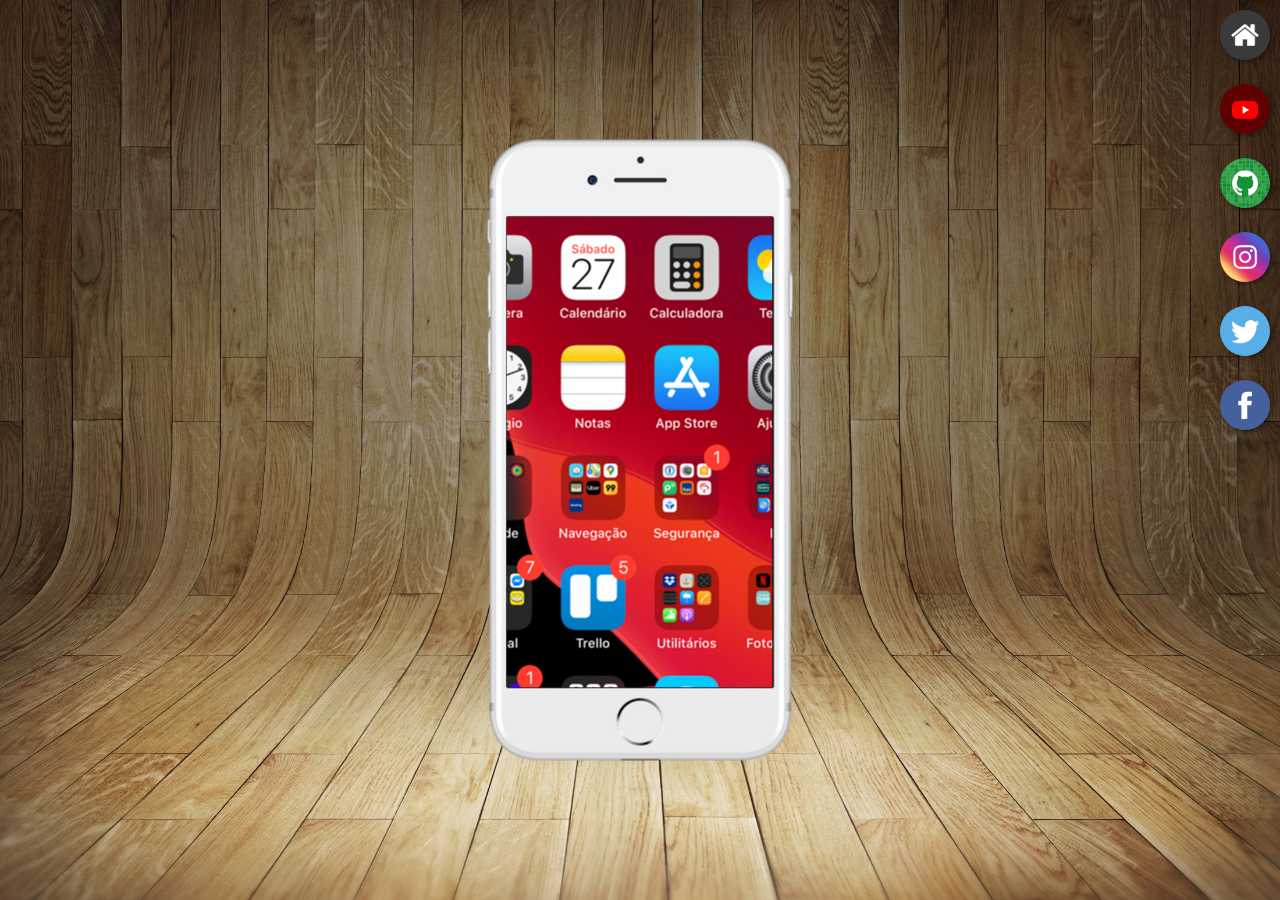
<file: index.html>
<!DOCTYPE html>
<html lang="pt-br">
<head>
    <meta charset="UTF-8">
    <meta name="viewport" content="width=device-width, initial-scale=1.0">
    <link rel="shortcut icon" href="favicon.ico" type="image/x-icon">
    <link rel="stylesheet" href="style/style.css">
    <title>Projeto Redes Sociais</title>
</head>
<body>
    <main>
        <section id="telefone">
            <iframe src="home.html" frameborder="0" name="tela" id="tela"></iframe>
        </section>
        <section id="redes-sociais">
            <a  href="home.html" target="tela"><img src="img/logo-home.jpg" alt=""></a><br>
            <a href="youtube.html" target="tela"><img src="img/logo-youtube.jpg" alt=""></a><br>
            <a  href="github.html" target="tela"><img src="img/logo-github.jpg" alt=""></a><br>
            <a  href="instagram.html" target="tela"><img src="img/logo-instagram.jpg" alt=""></a><br>
            <a  href="twitter.html" target="tela"><img src="img/logo-twitter.jpg" alt=""></a><br>
            <a  href="facebook.html" target="tela"><img src="img/logo-facebook.jpg" alt=""></a><br>
        </section>
    </main>
</body>
</html>
</file>
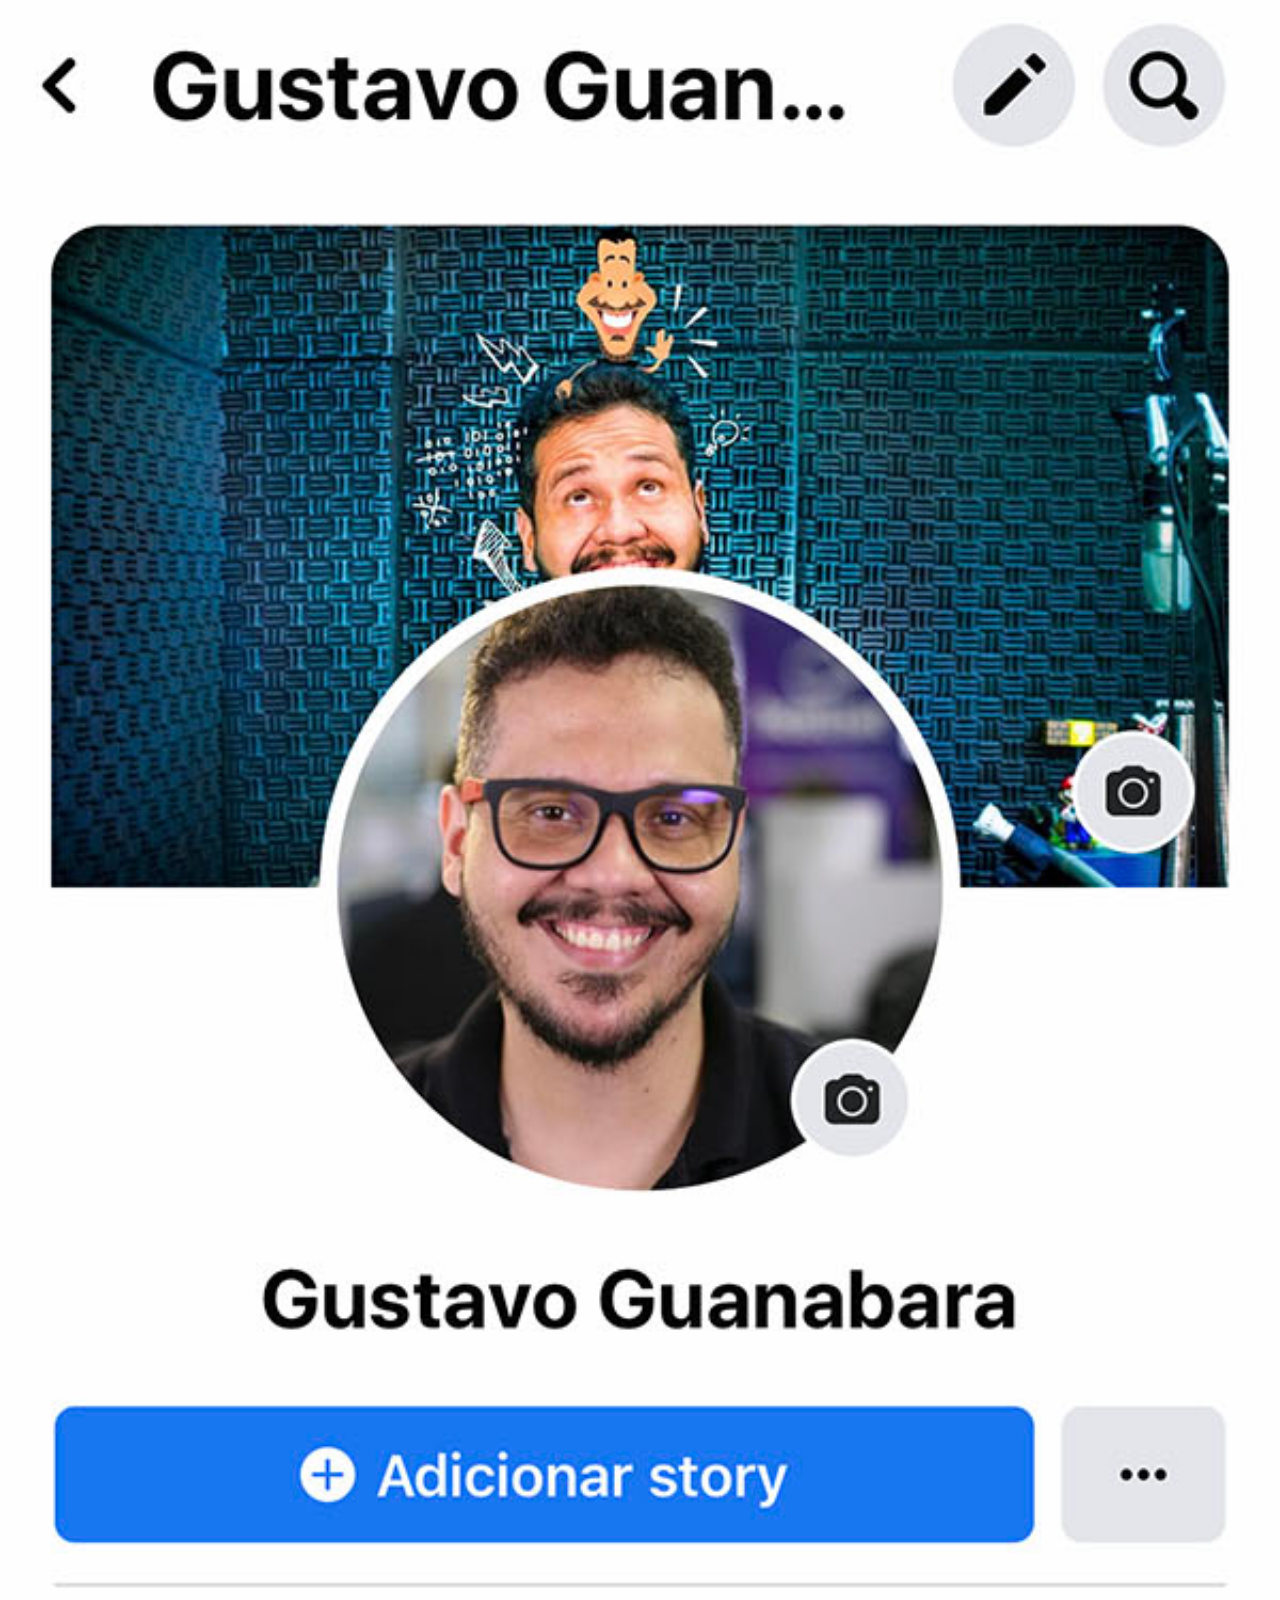
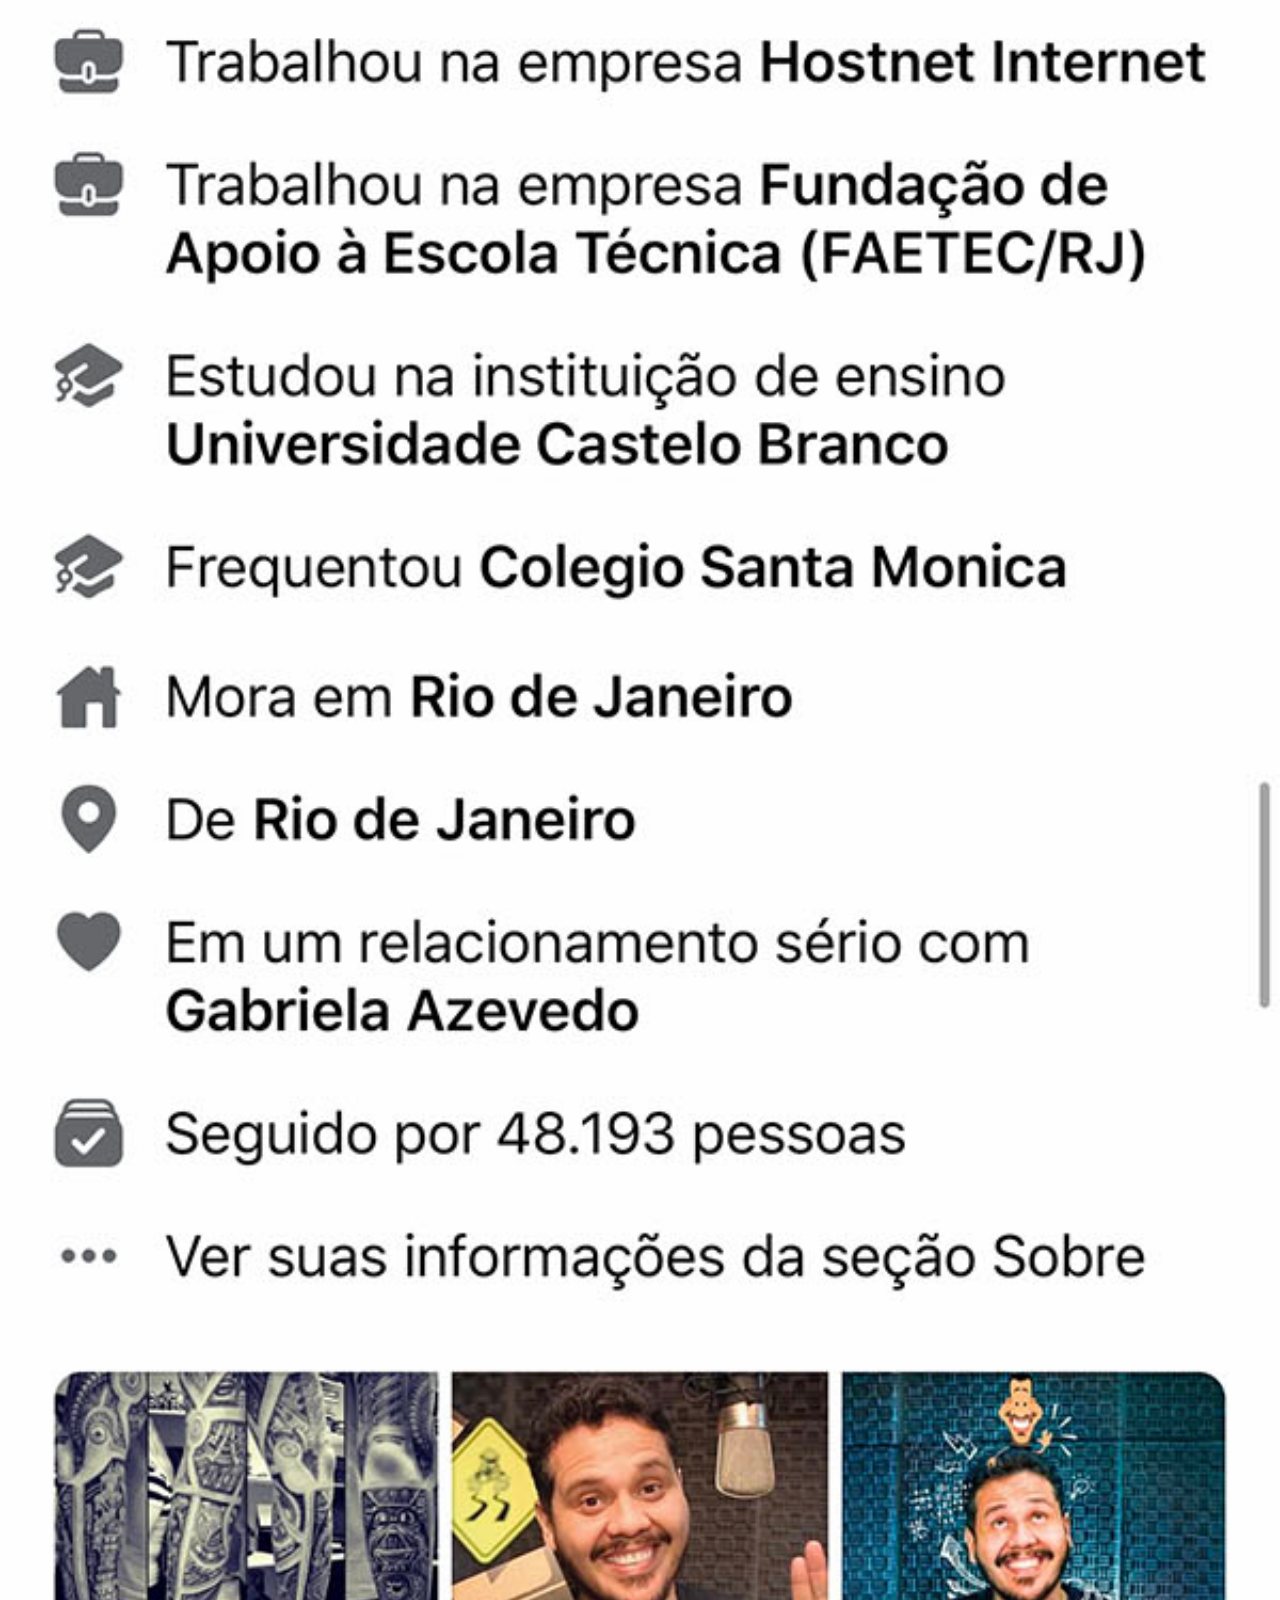
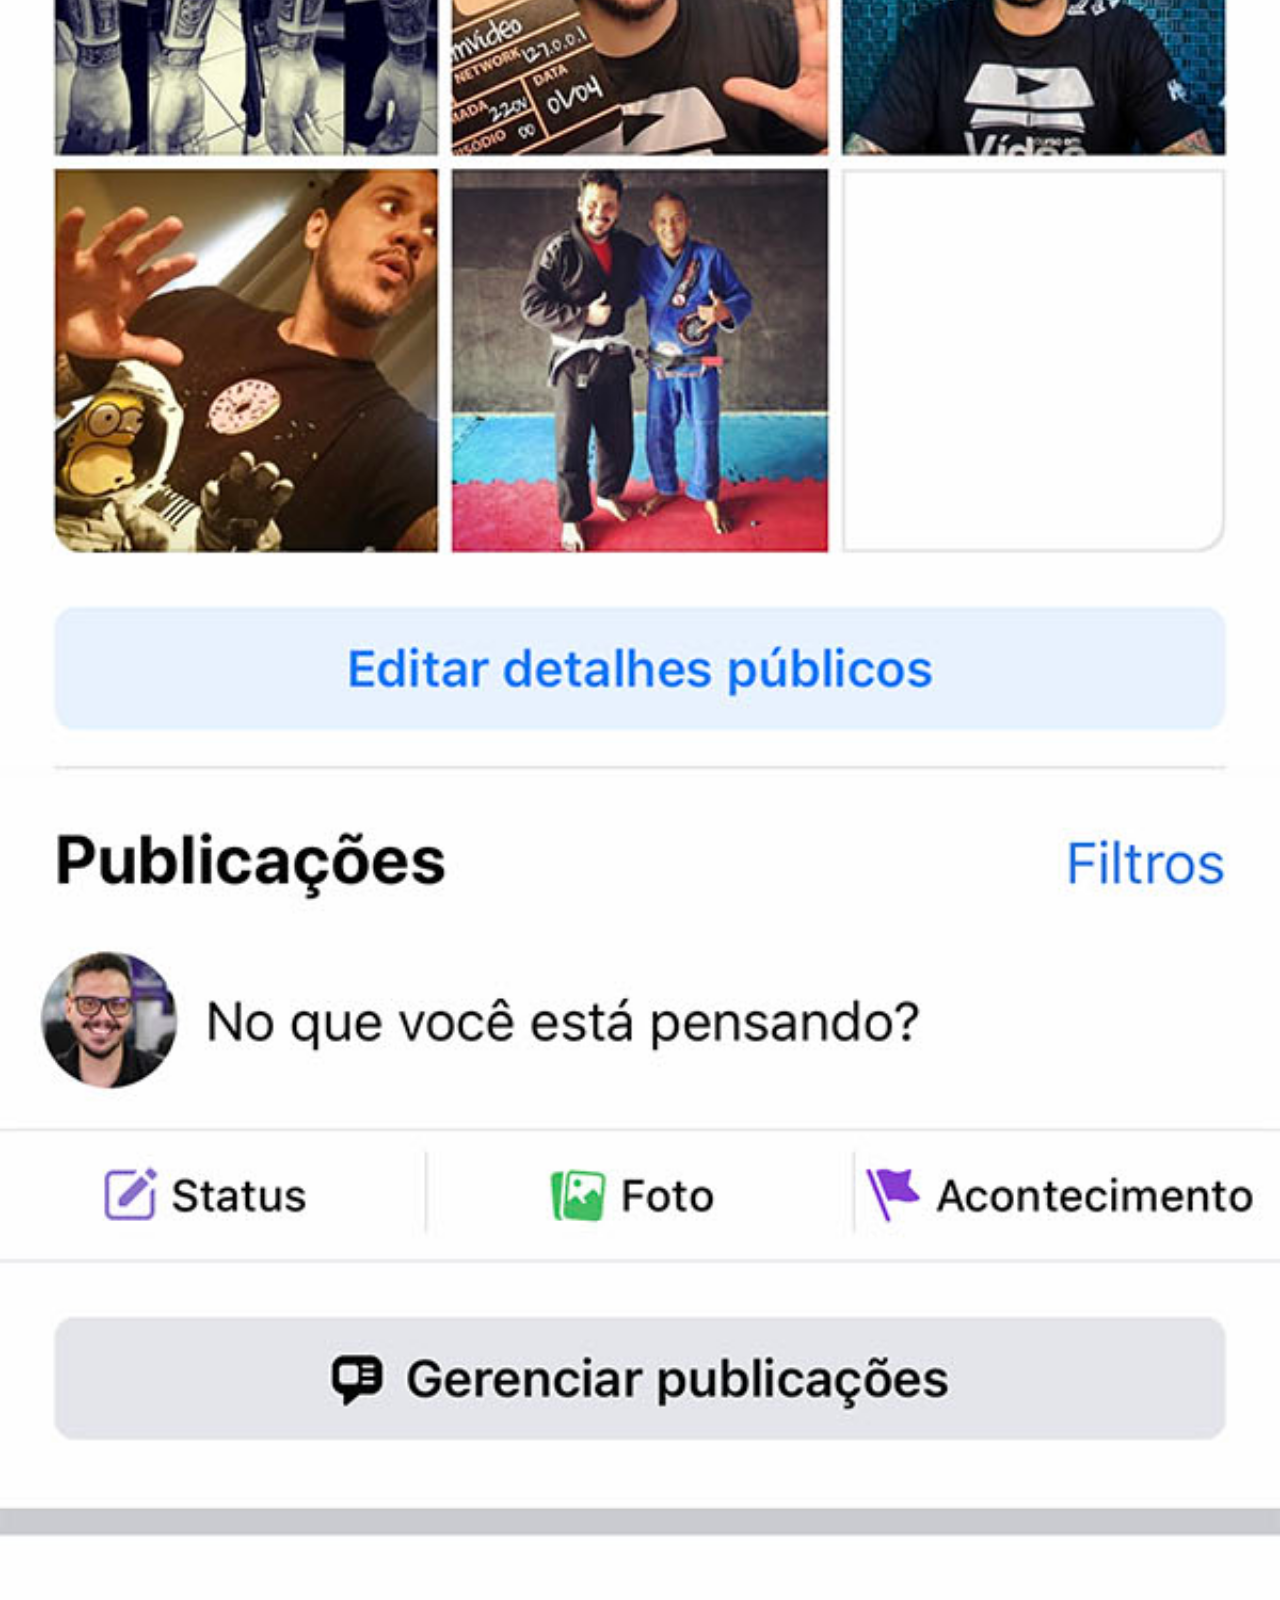
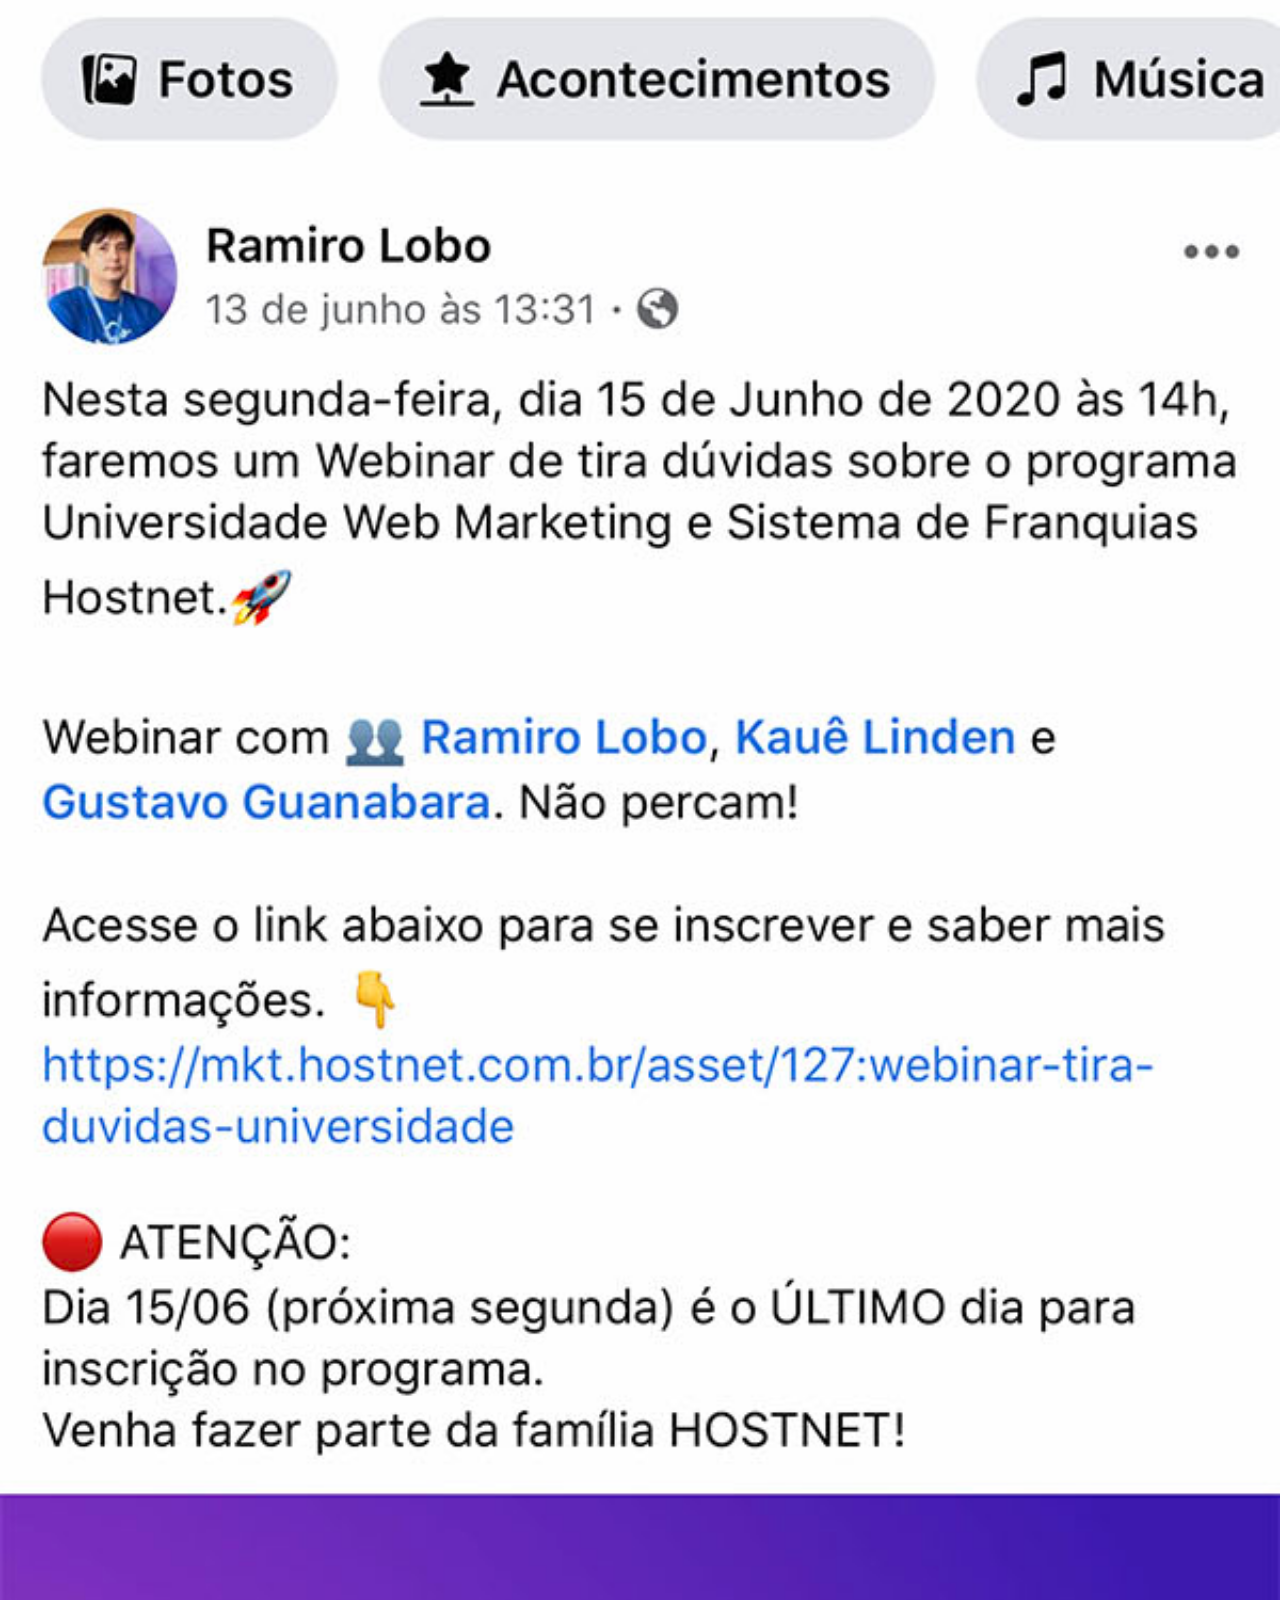
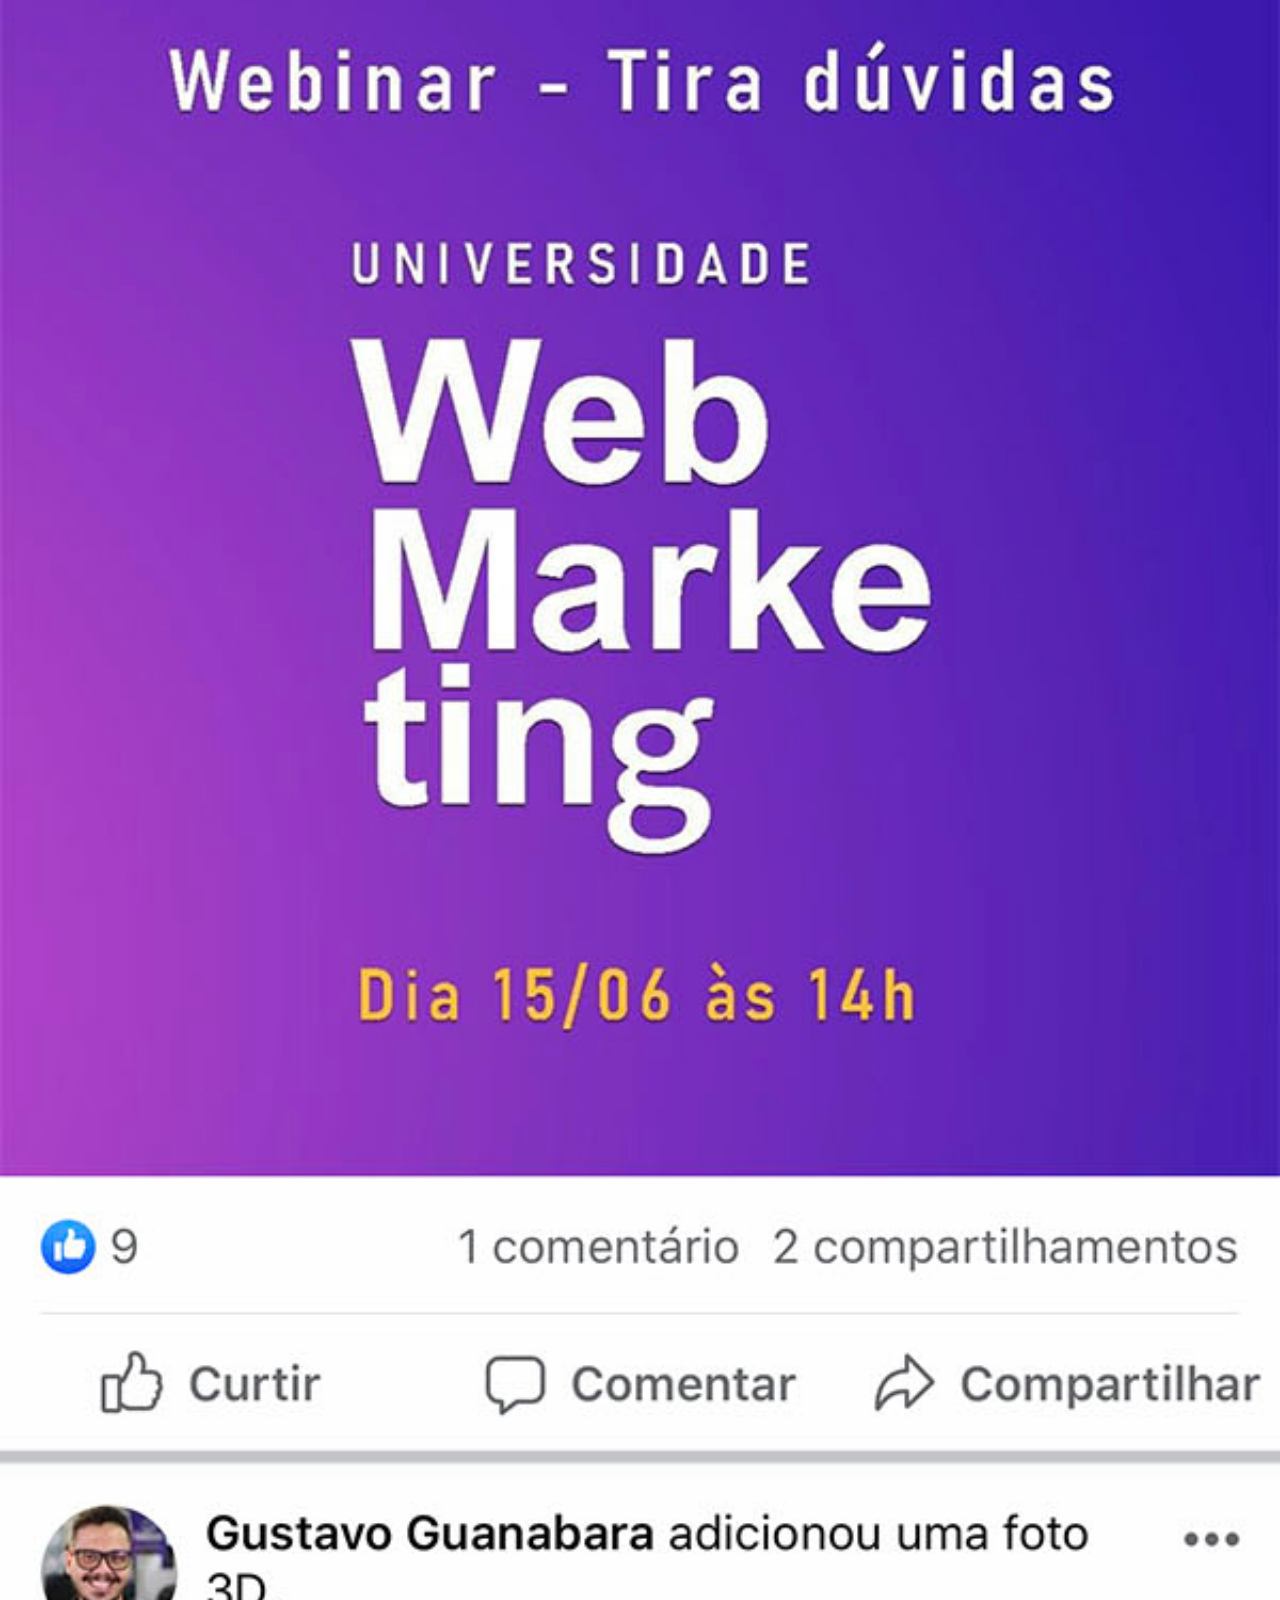
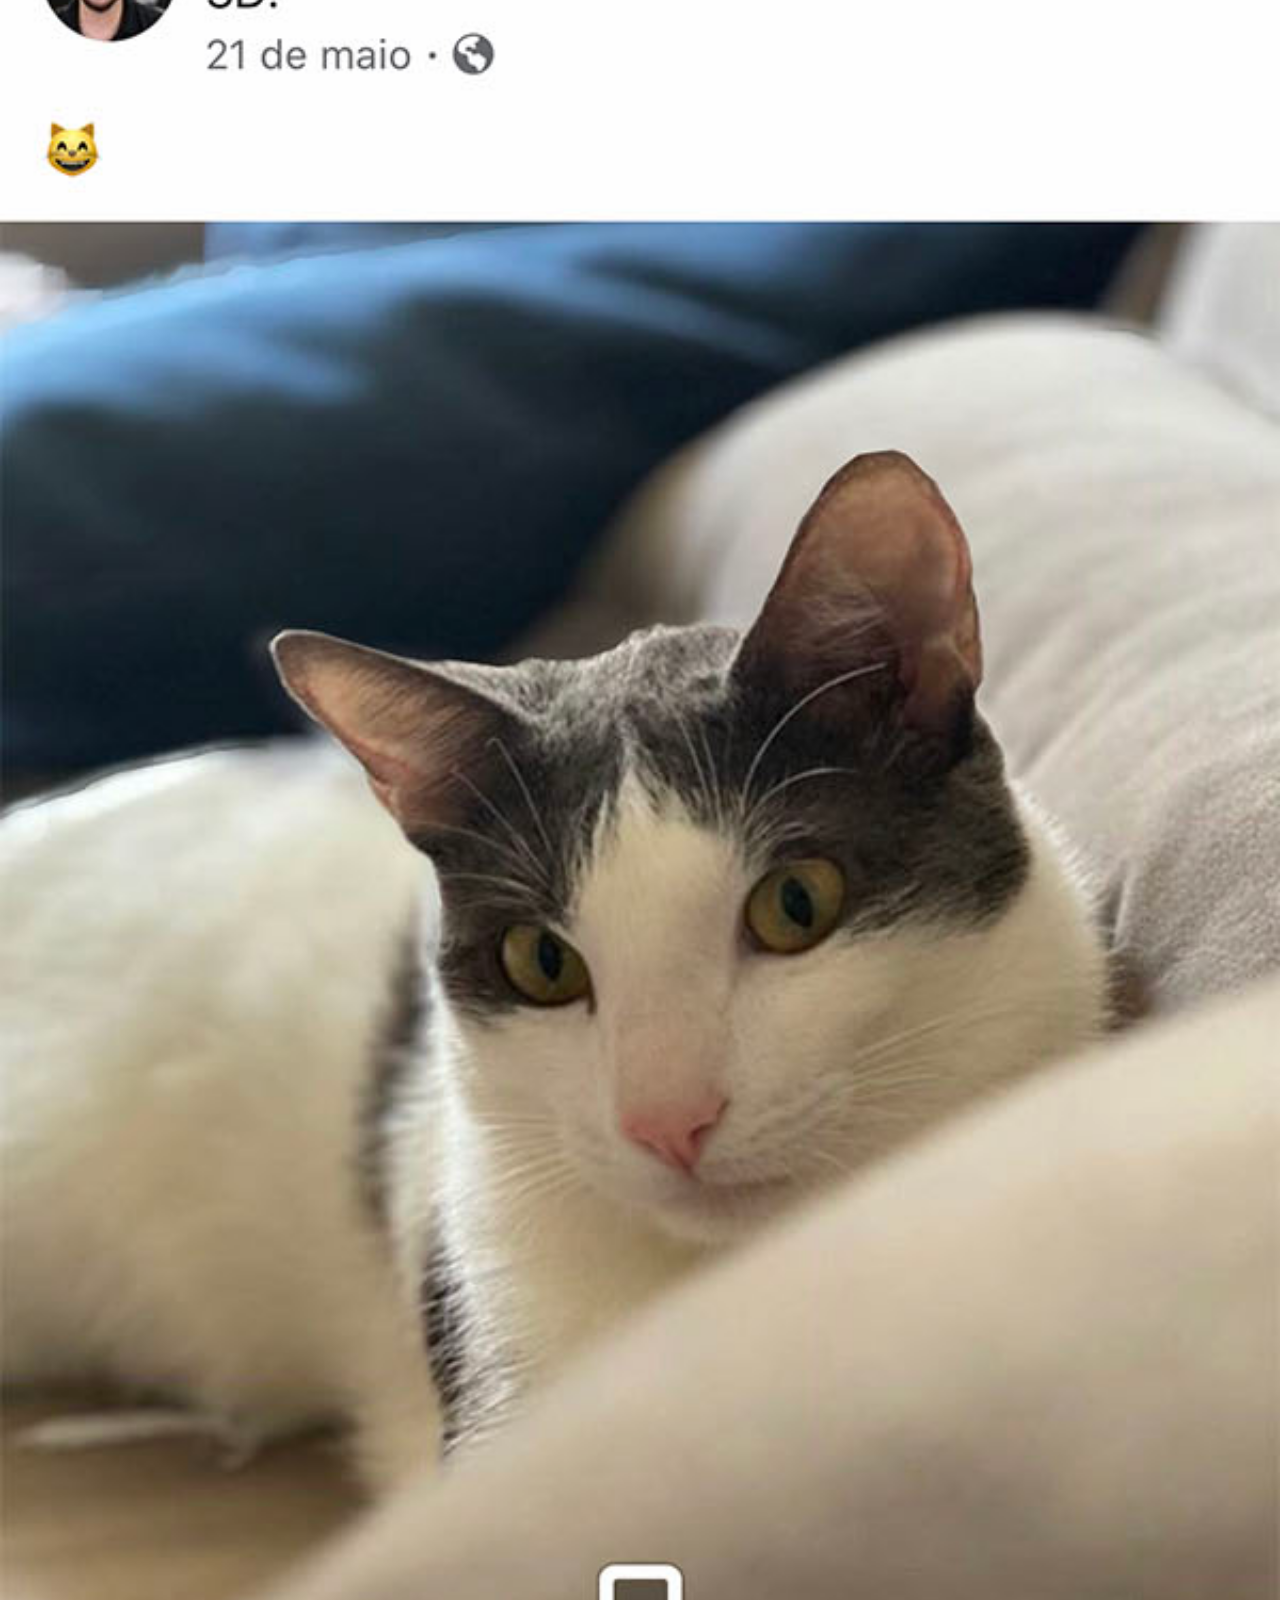
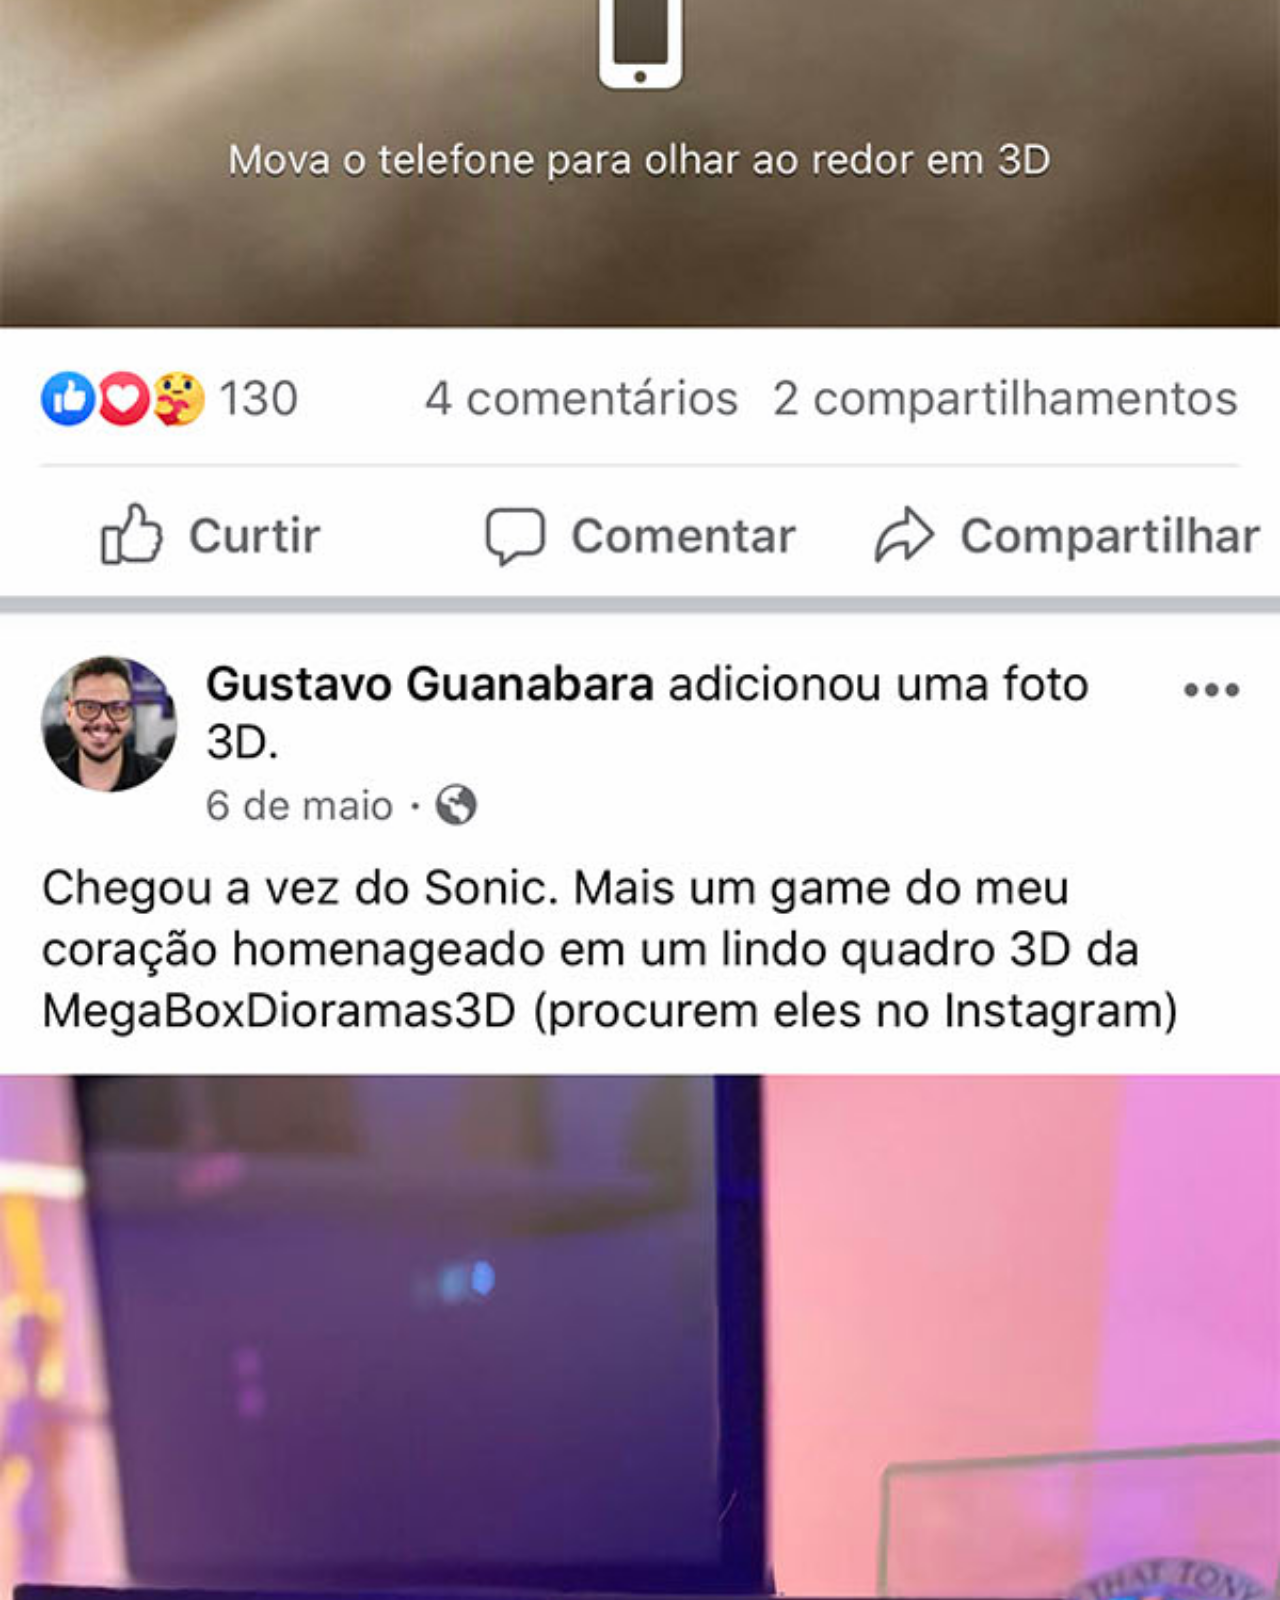
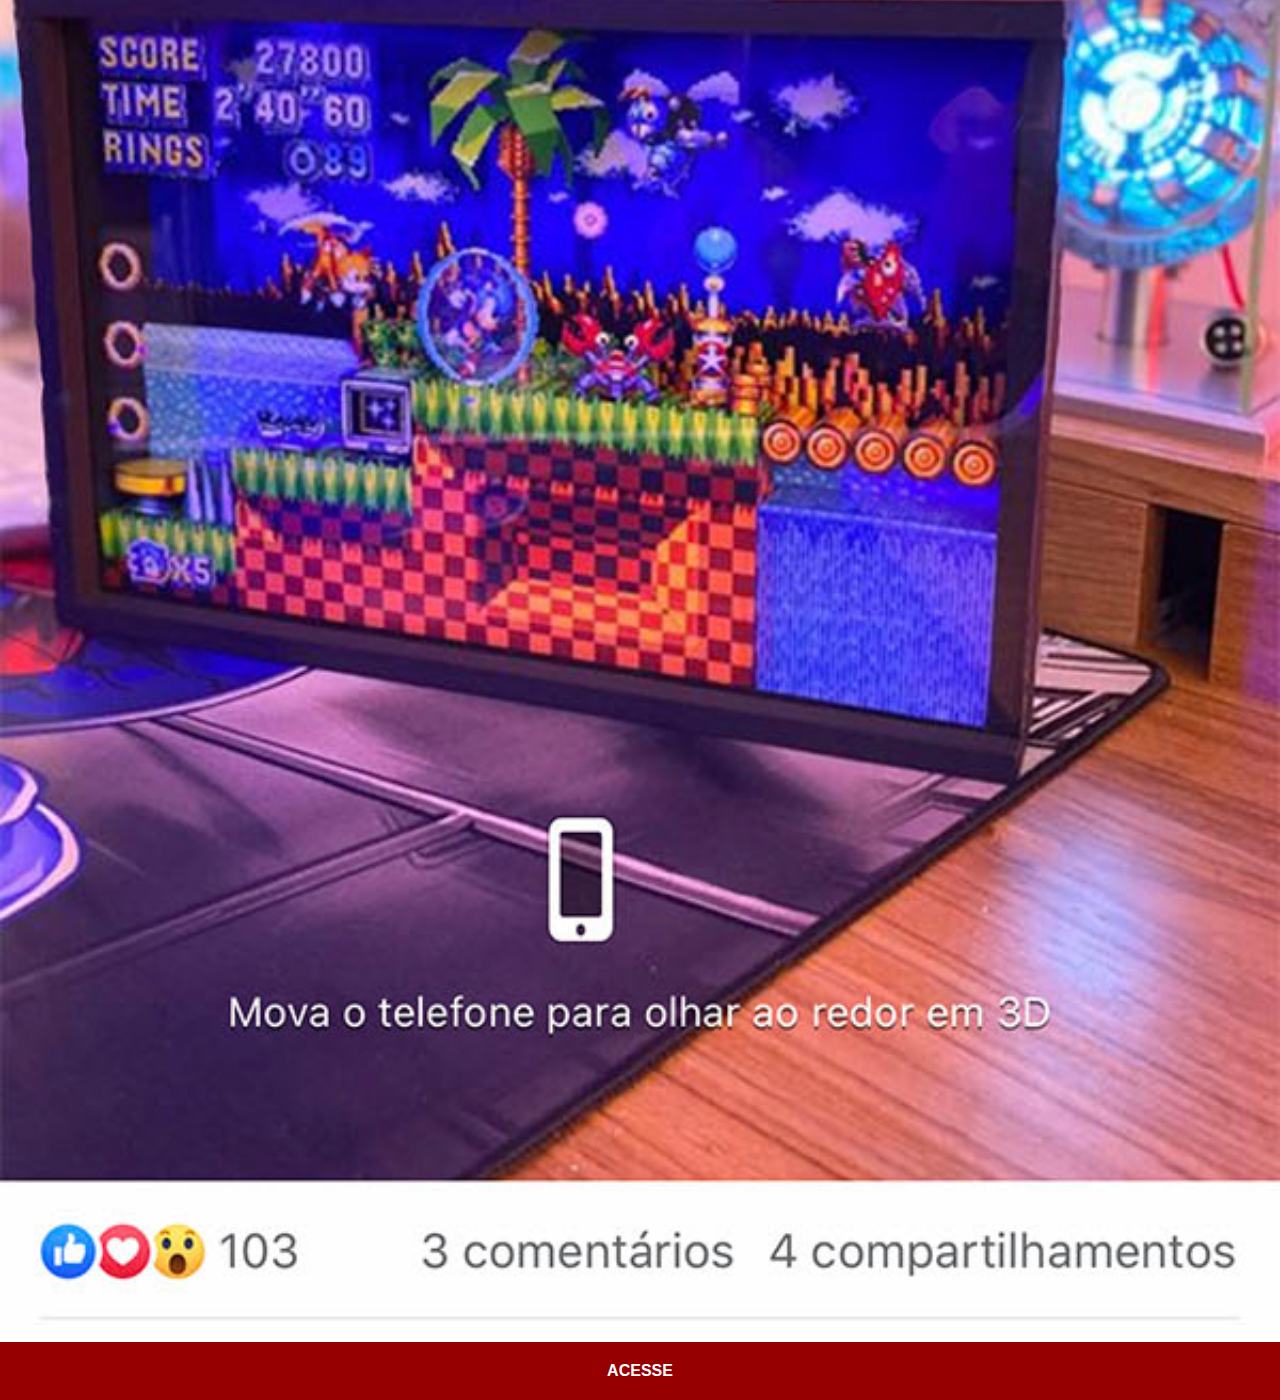
<file: facebook.html>
<!DOCTYPE html>
<html lang="pt-br">
<head>
    <meta charset="UTF-8">
    <meta name="viewport" content="width=device-width, initial-scale=1.0">
    <title>Facebook</title>
    <link rel="stylesheet" href="style/social.css">
</head>
<body>
    <img src="img/tela-facebook.jpg" alt="Facebook">
    <a href="https://www.facebook.com/gustavoguanabara/?locale=pt_BR" target="_blank" rel="external">ACESSE</a>
</body>
</html>
</file>
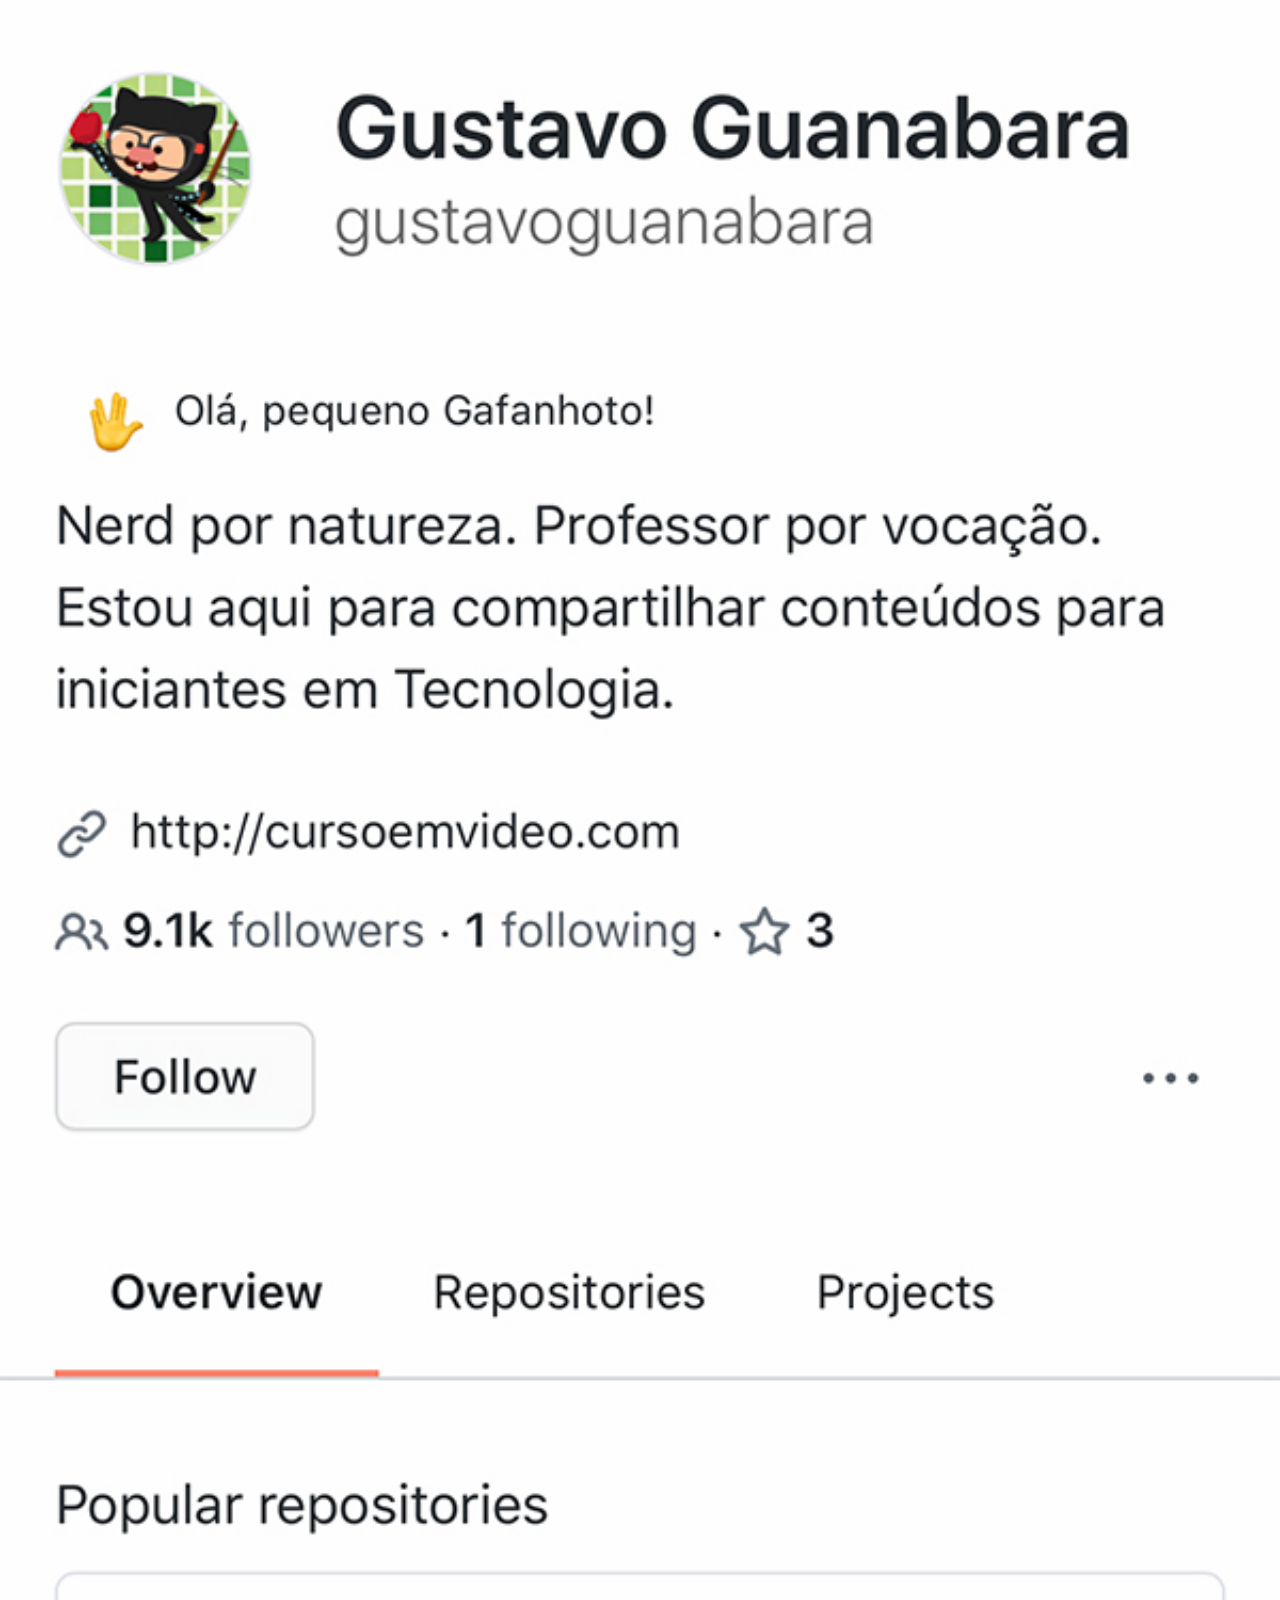
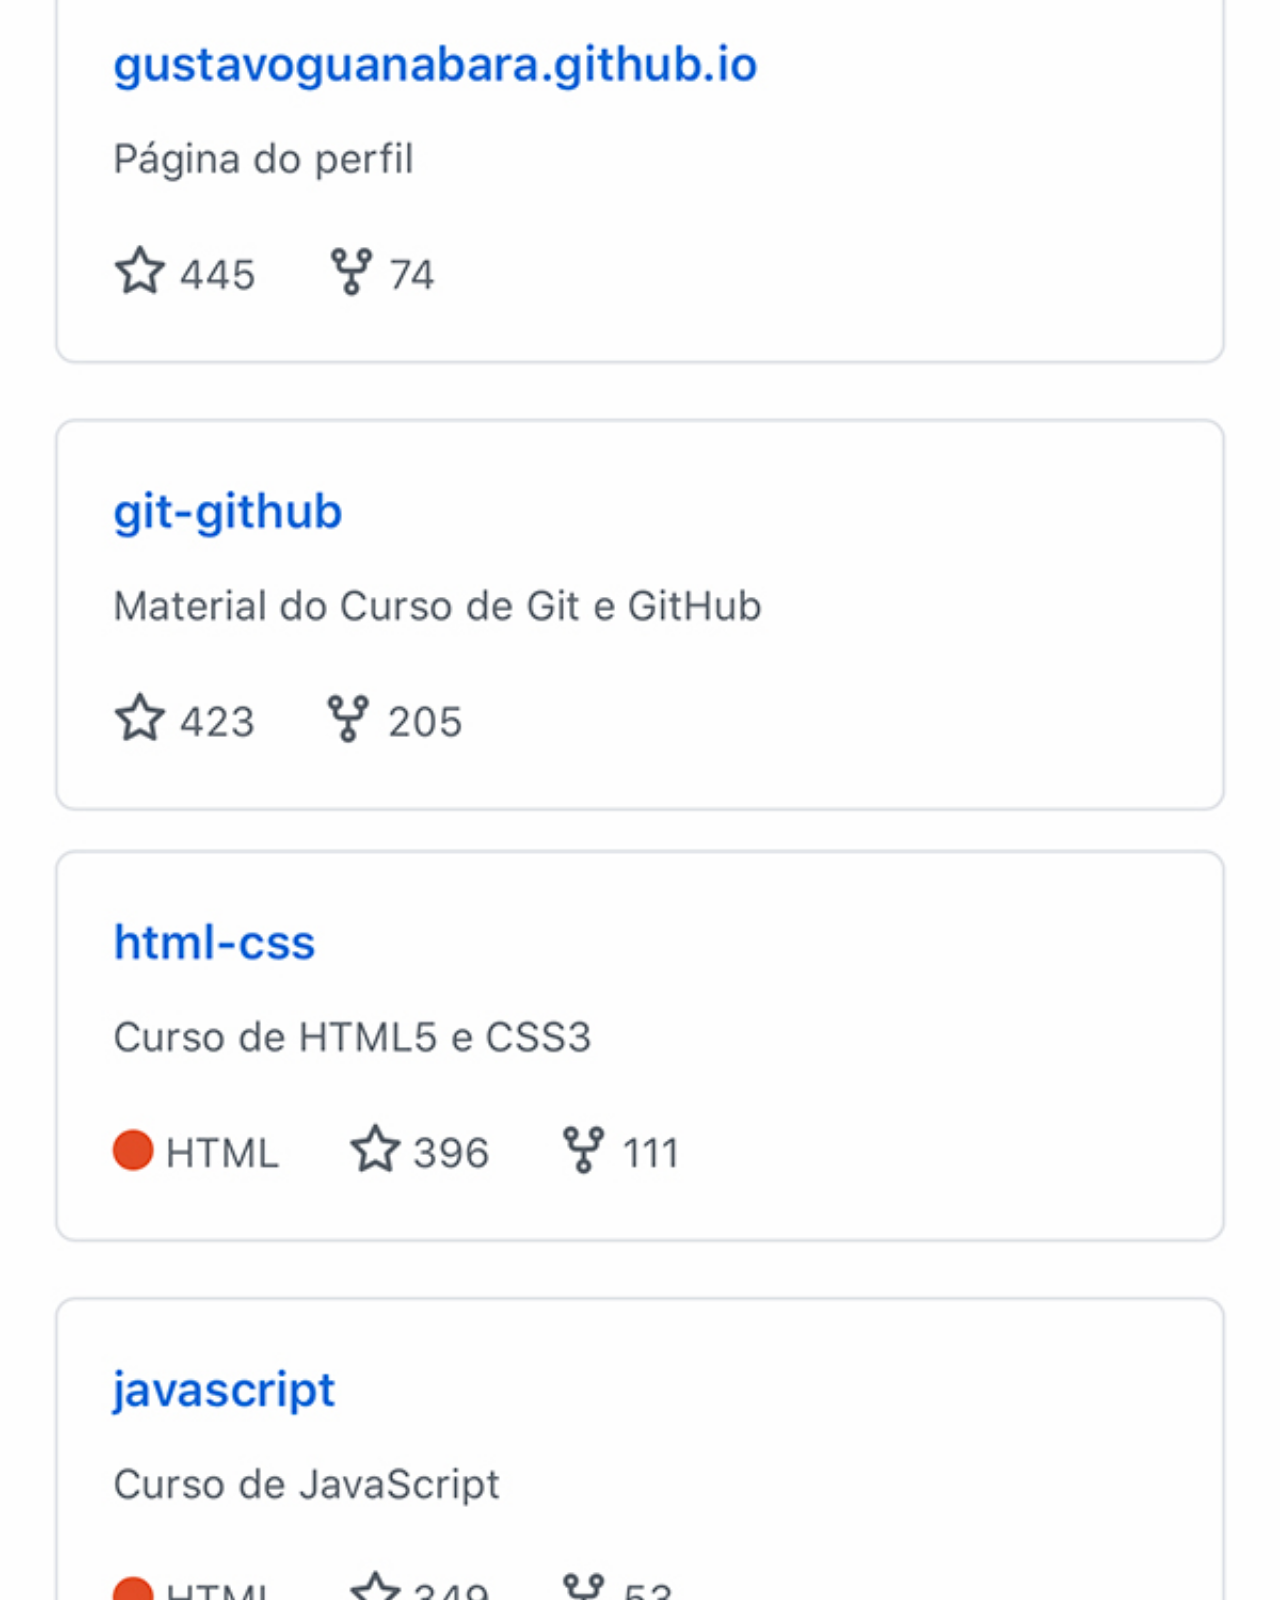
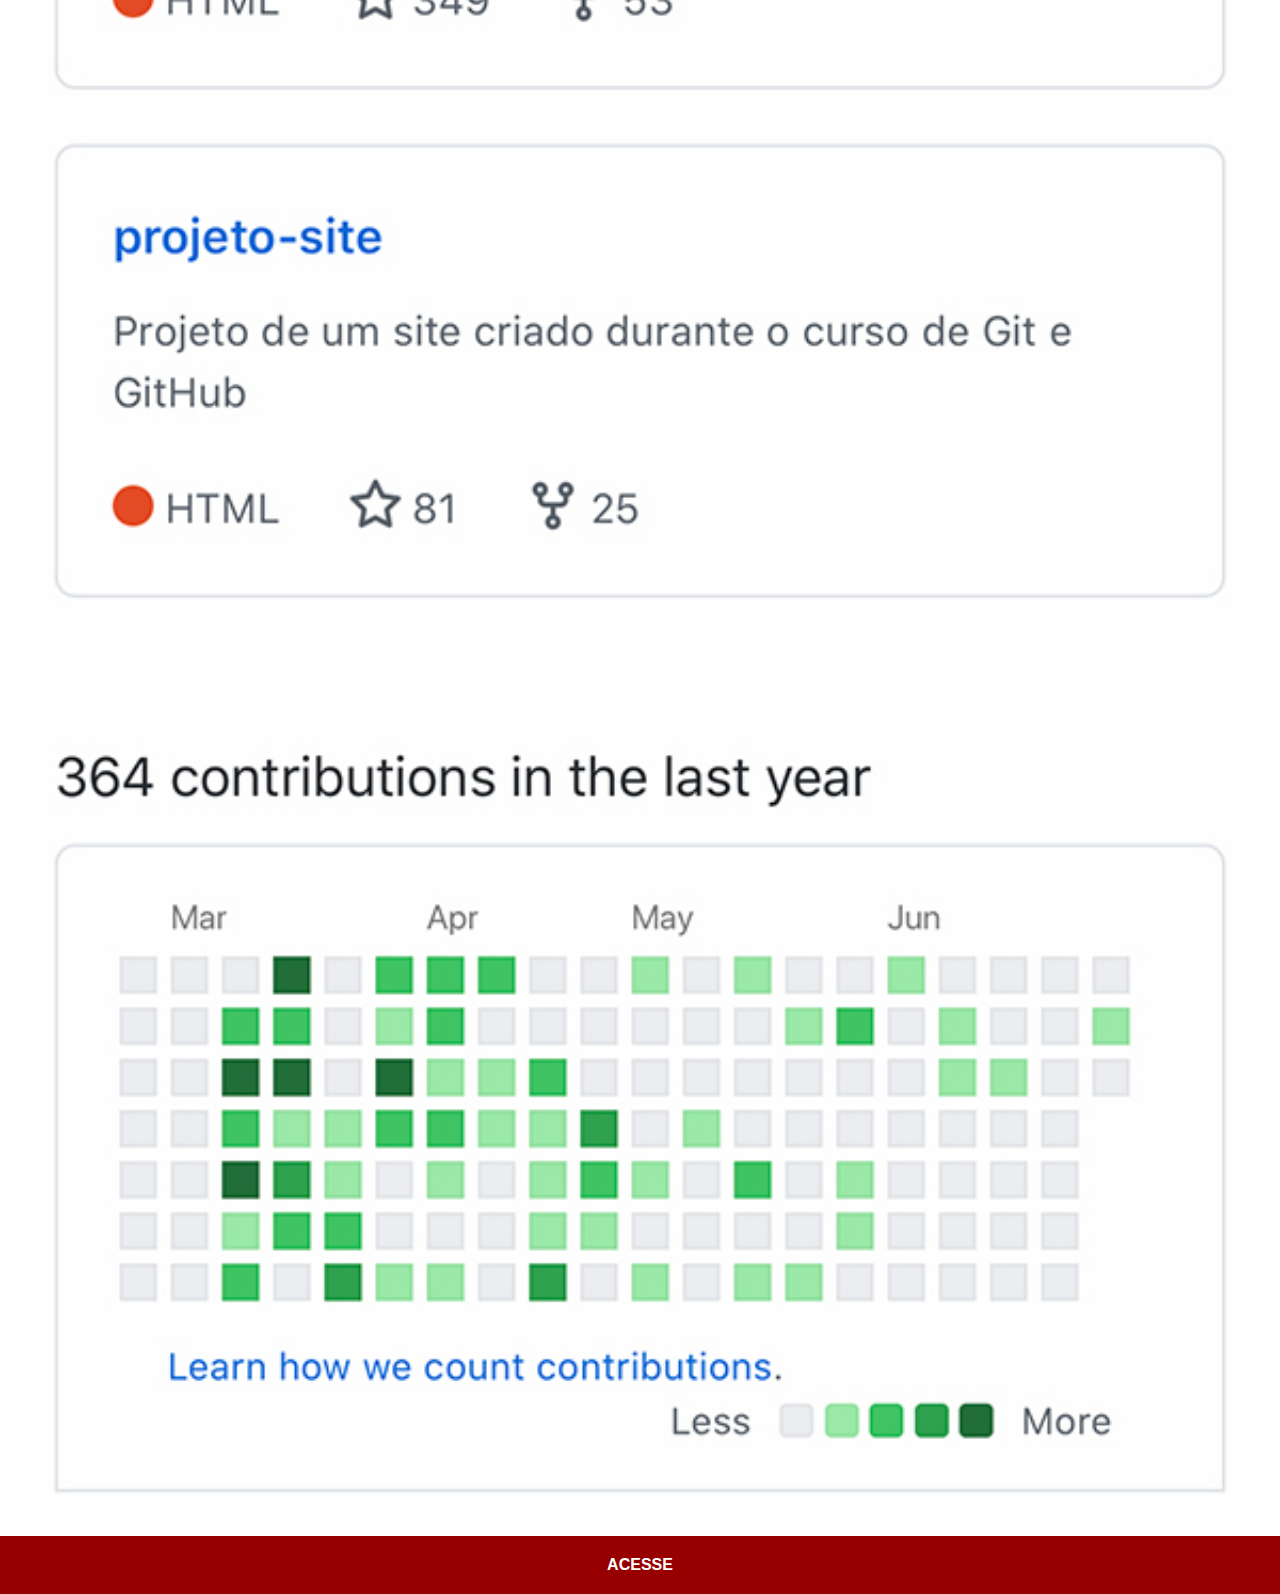
<file: github.html>
<!DOCTYPE html>
<html lang="pt-br">
<head>
    <meta charset="UTF-8">
    <meta name="viewport" content="width=device-width, initial-scale=1.0">
    <title>GitHub</title>
    <link rel="stylesheet" href="style/social.css">
</head>
<body>
    <img src="img/tela-github.jpg" alt="GitHub">
    <a href="https://github.com/gustavoguanabara/html-css" target="_blank" rel="external">ACESSE</a>
</body>
</html>
</file>
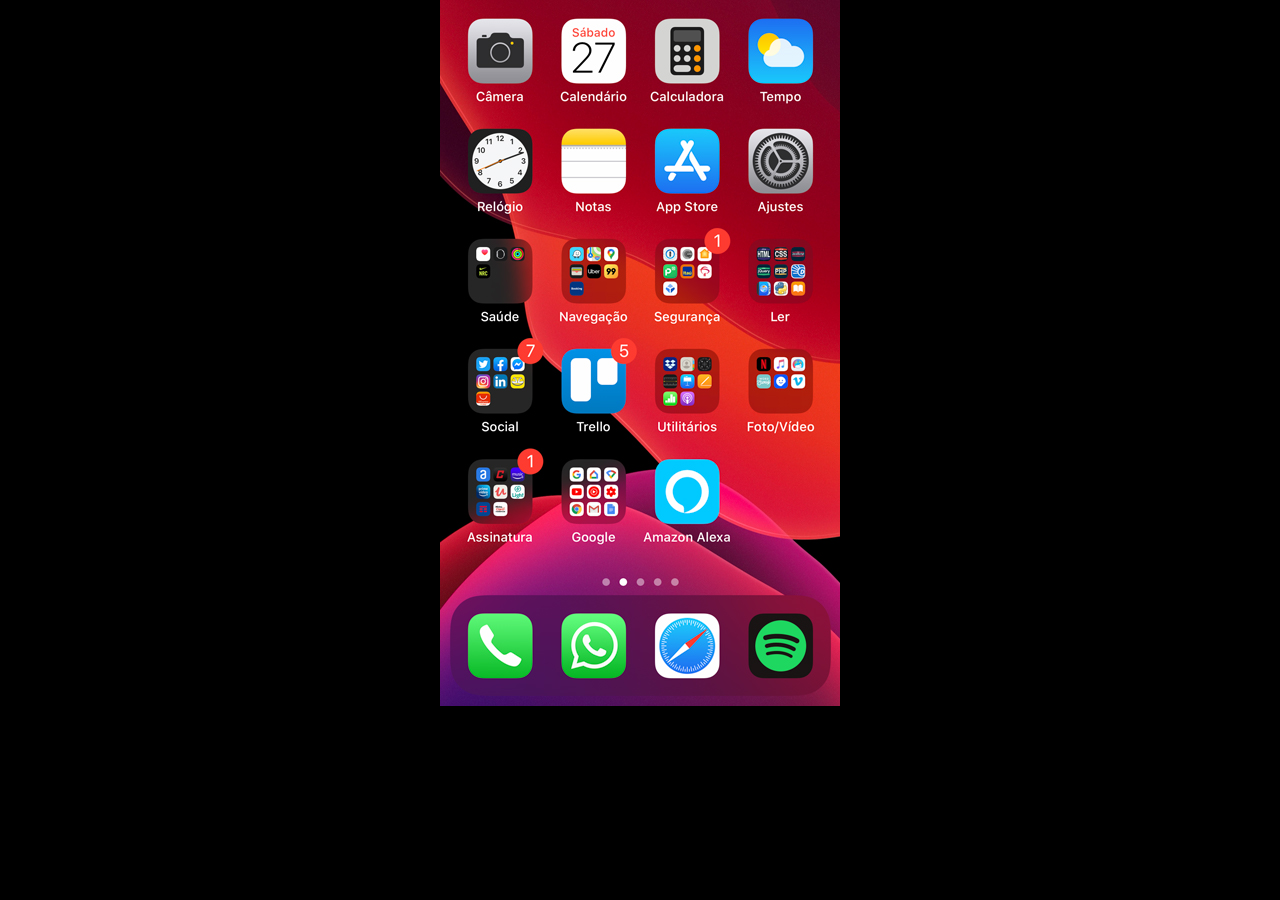
<file: home.html>
<!DOCTYPE html>
<html lang="pt-br">
<head>
    <meta charset="UTF-8">
    <meta name="viewport" content="width=device-width, initial-scale=1.0">
    <title>Home</title>
    <style>
        * {
            margin: 0;
            padding: 0;
        }

        body {
            width: 100vw;
            height: 100vh;
            background: black url('img/tela-home.jpg') no-repeat top center;
        }
    </style>
</head>
<body>
    
</body>
</html>
</file>
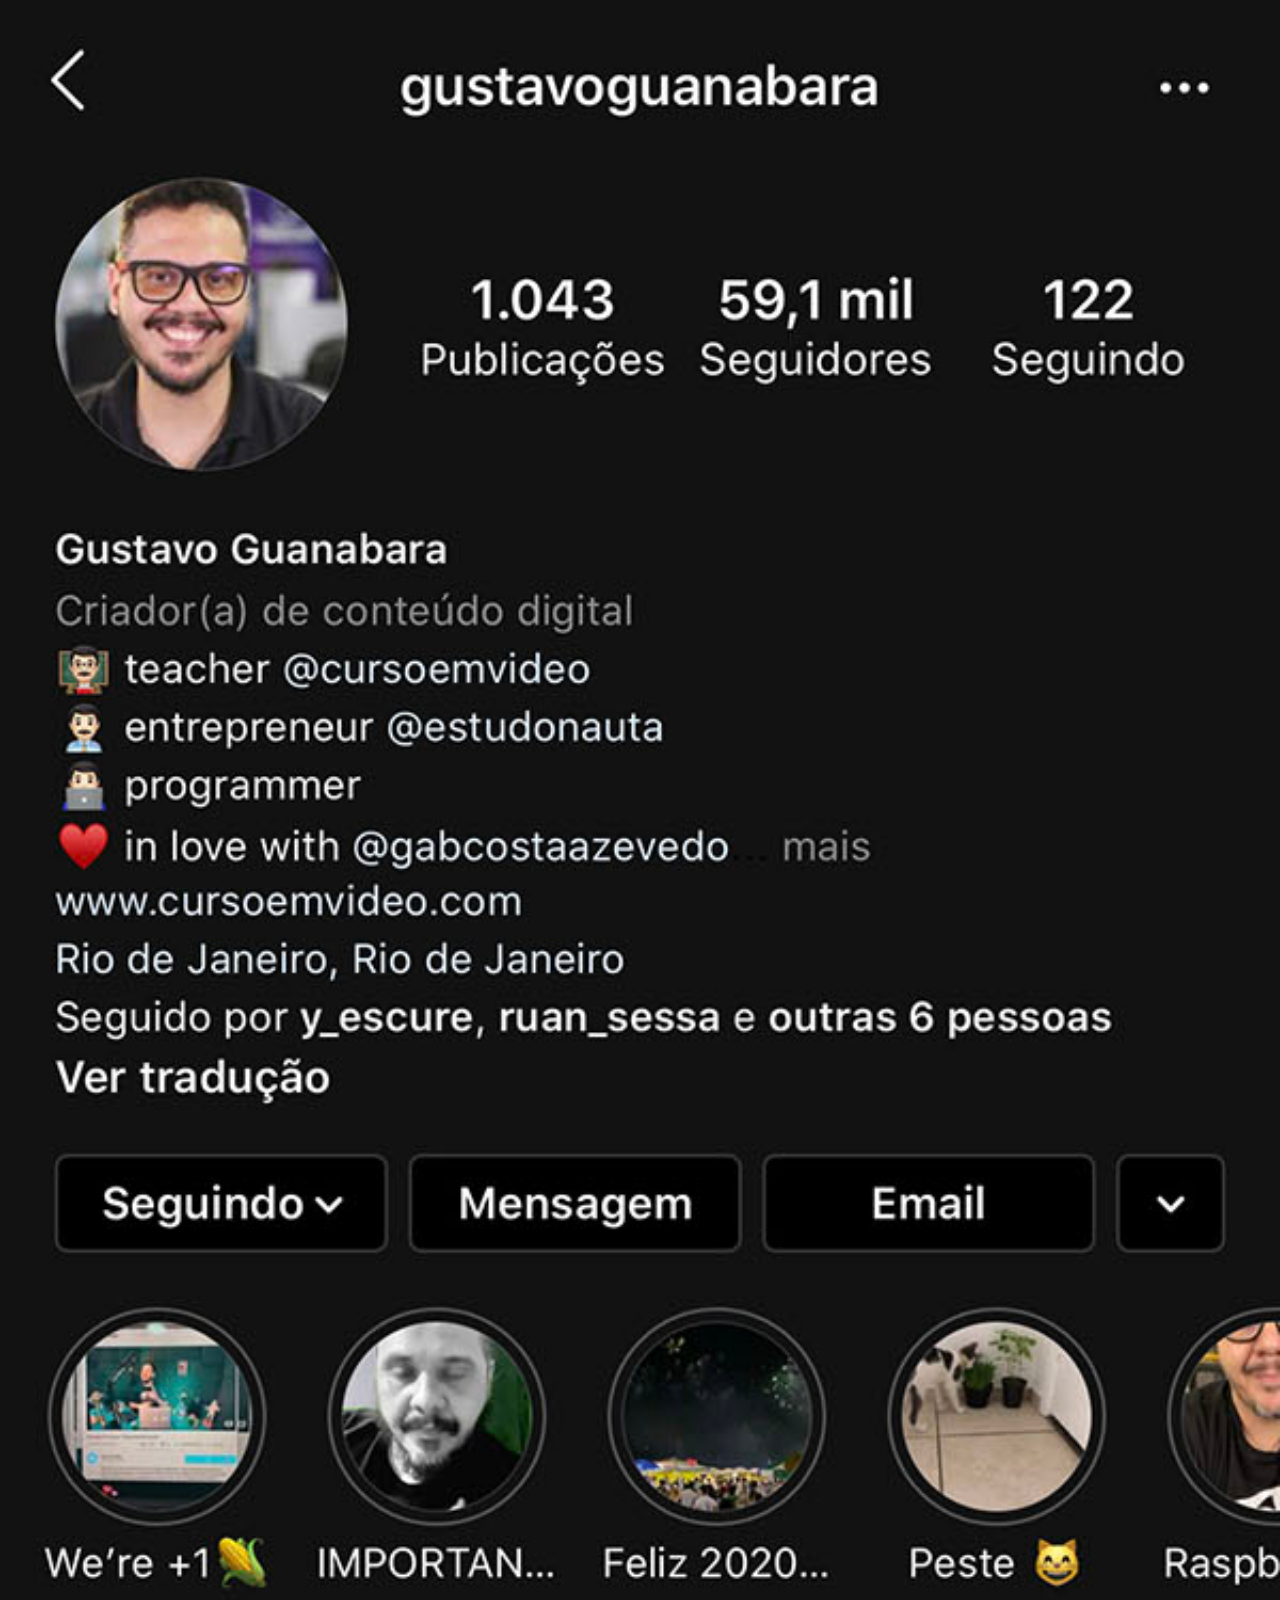
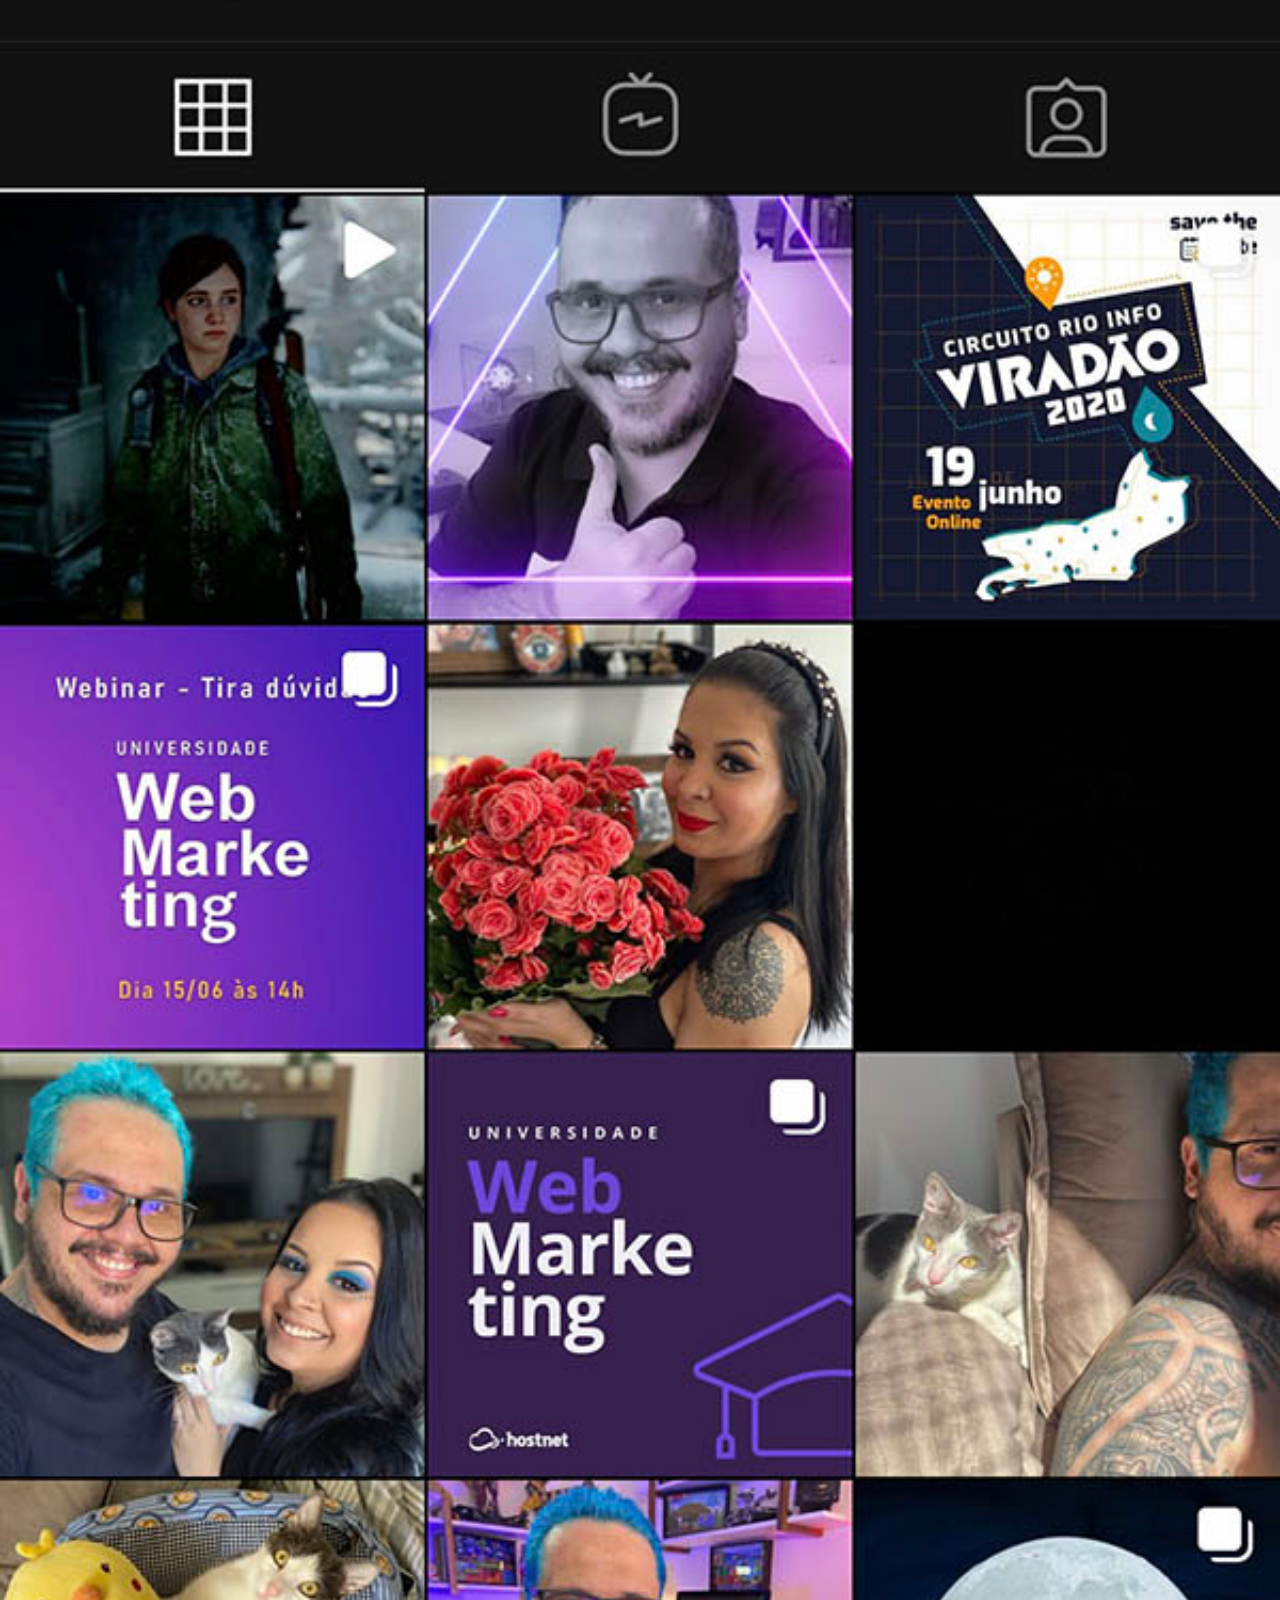
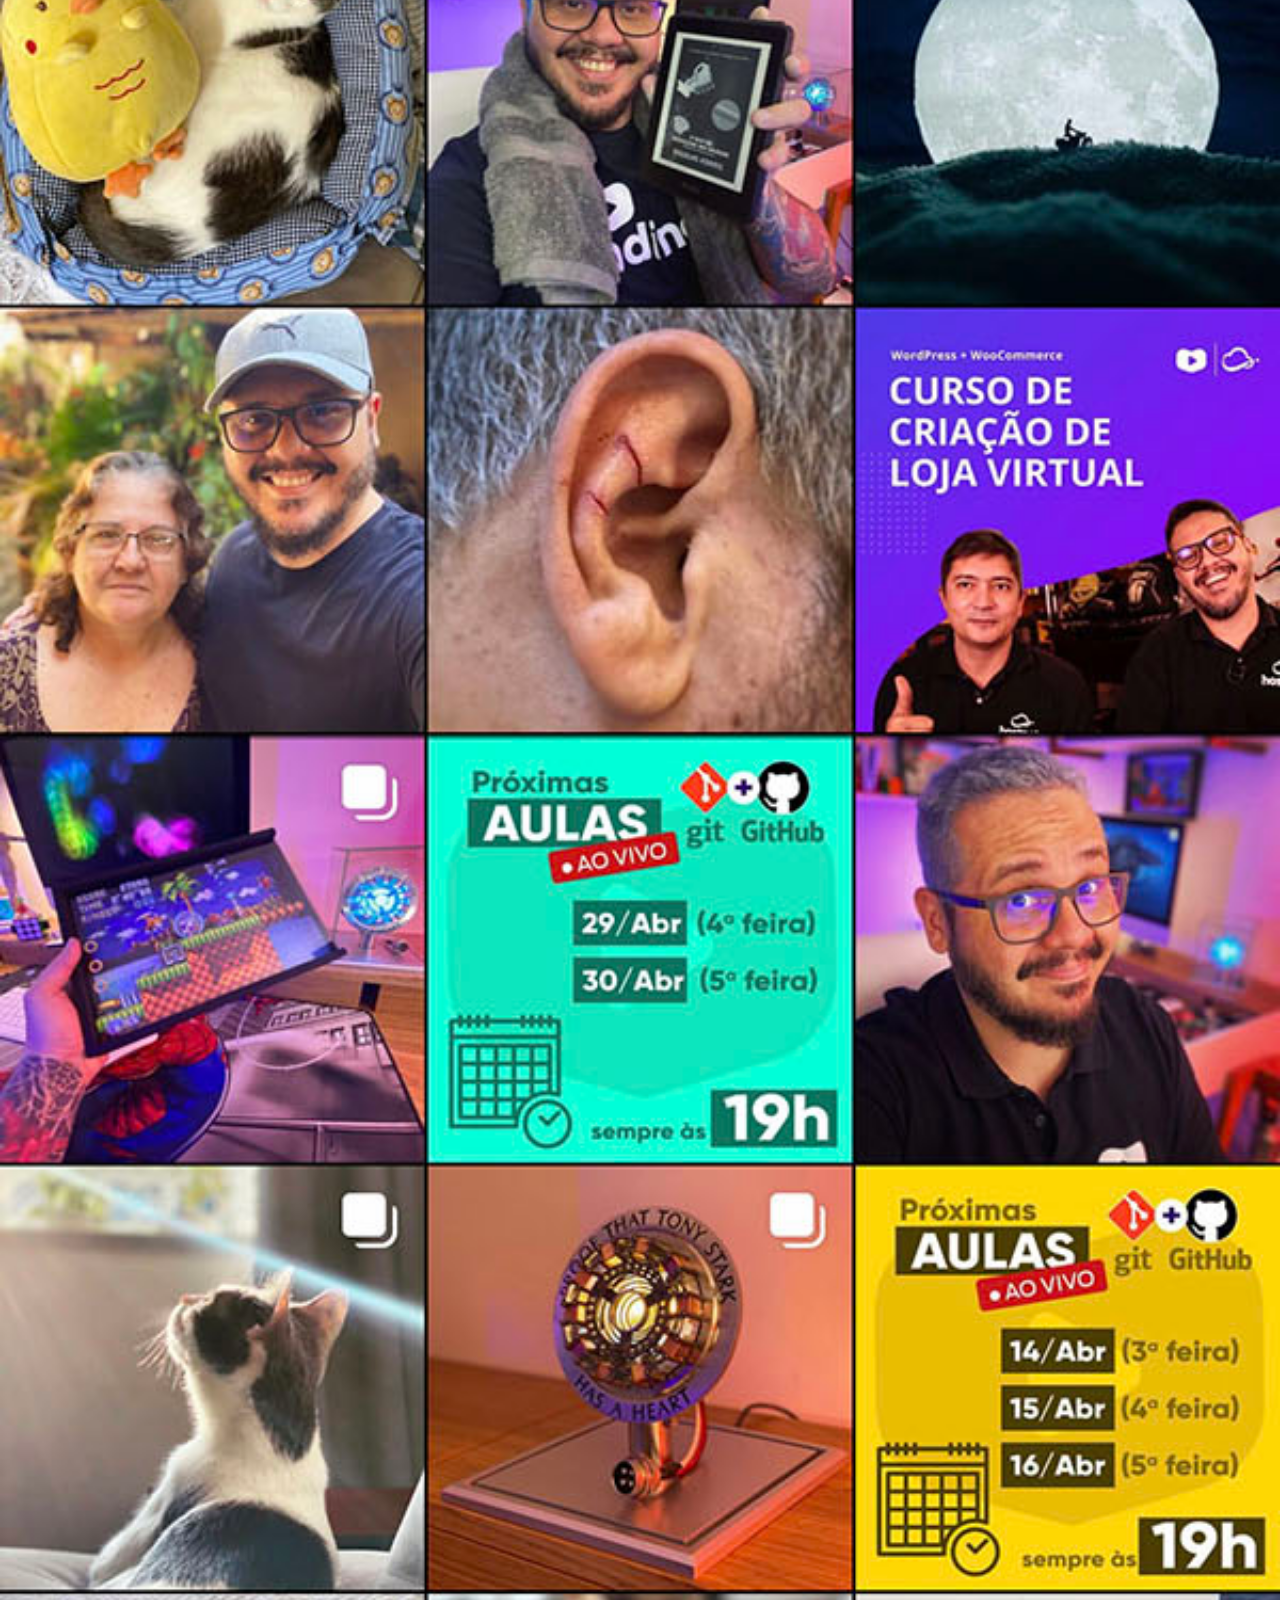
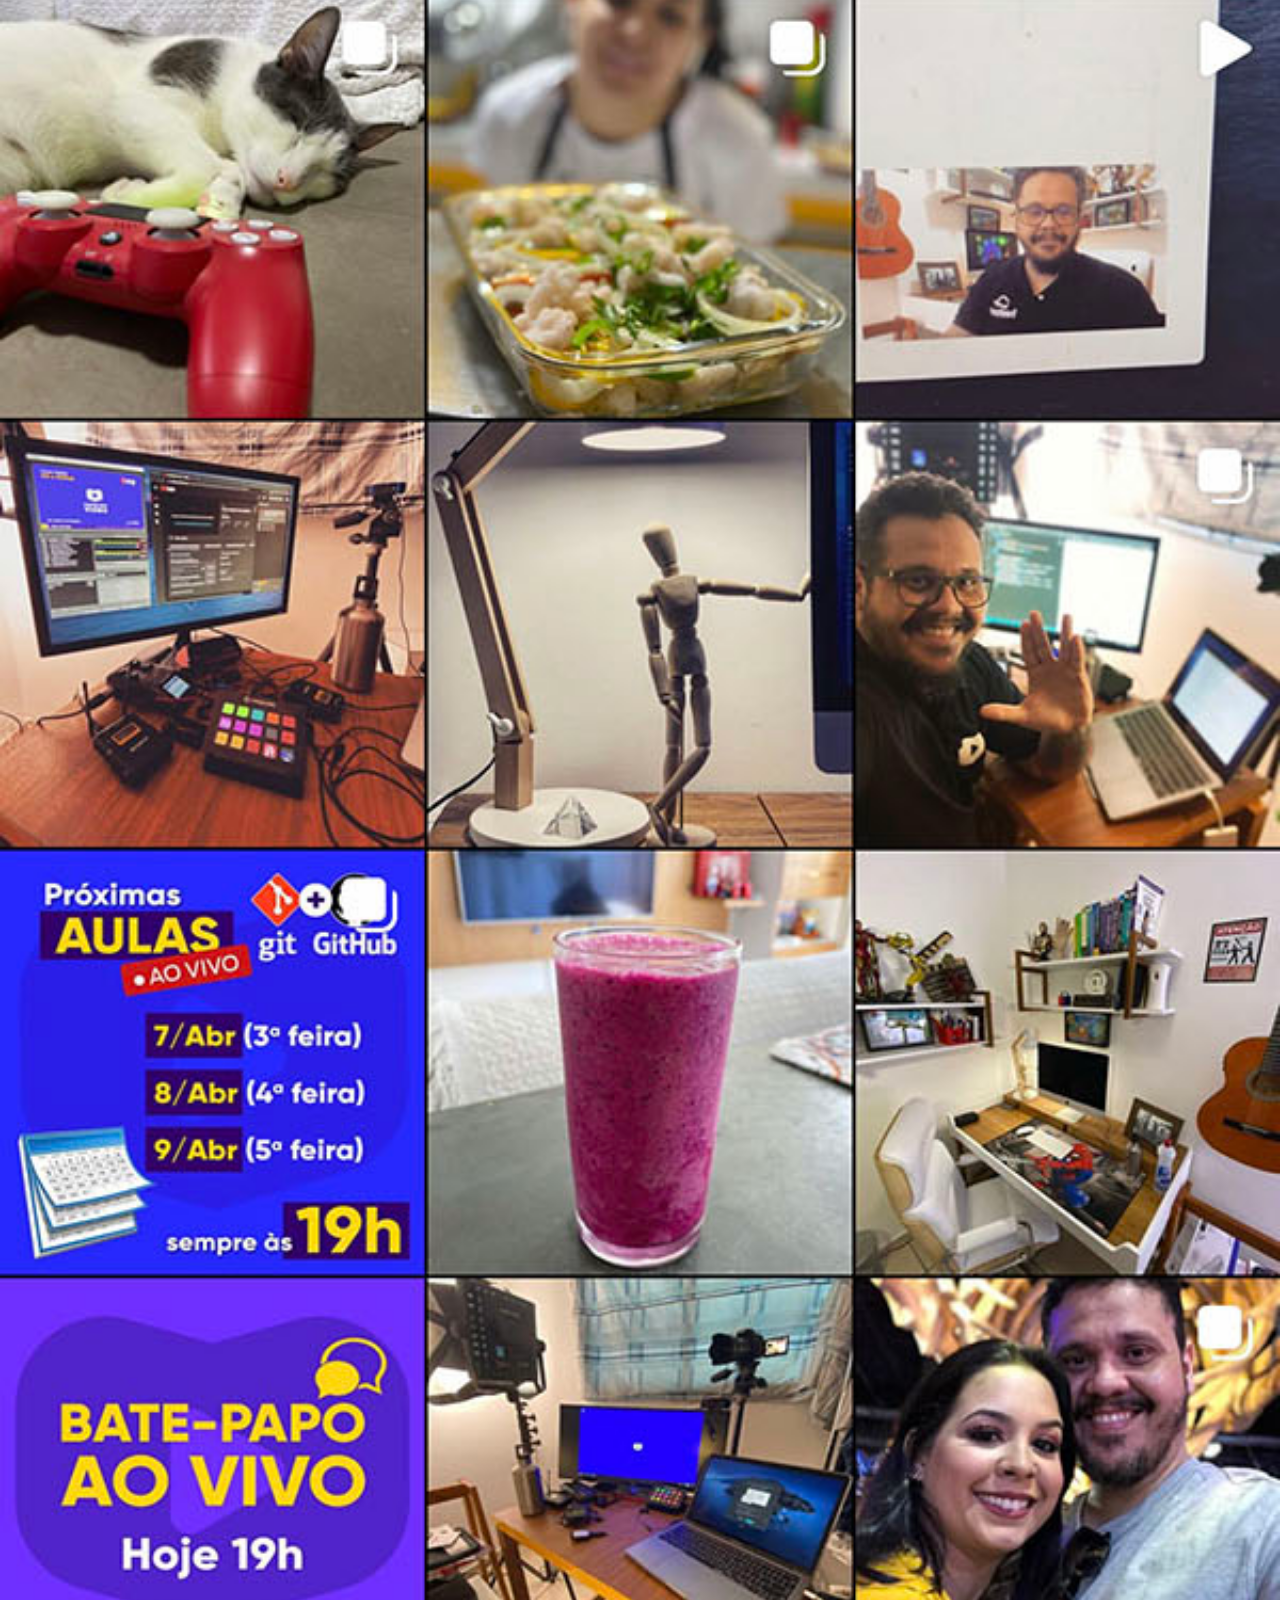
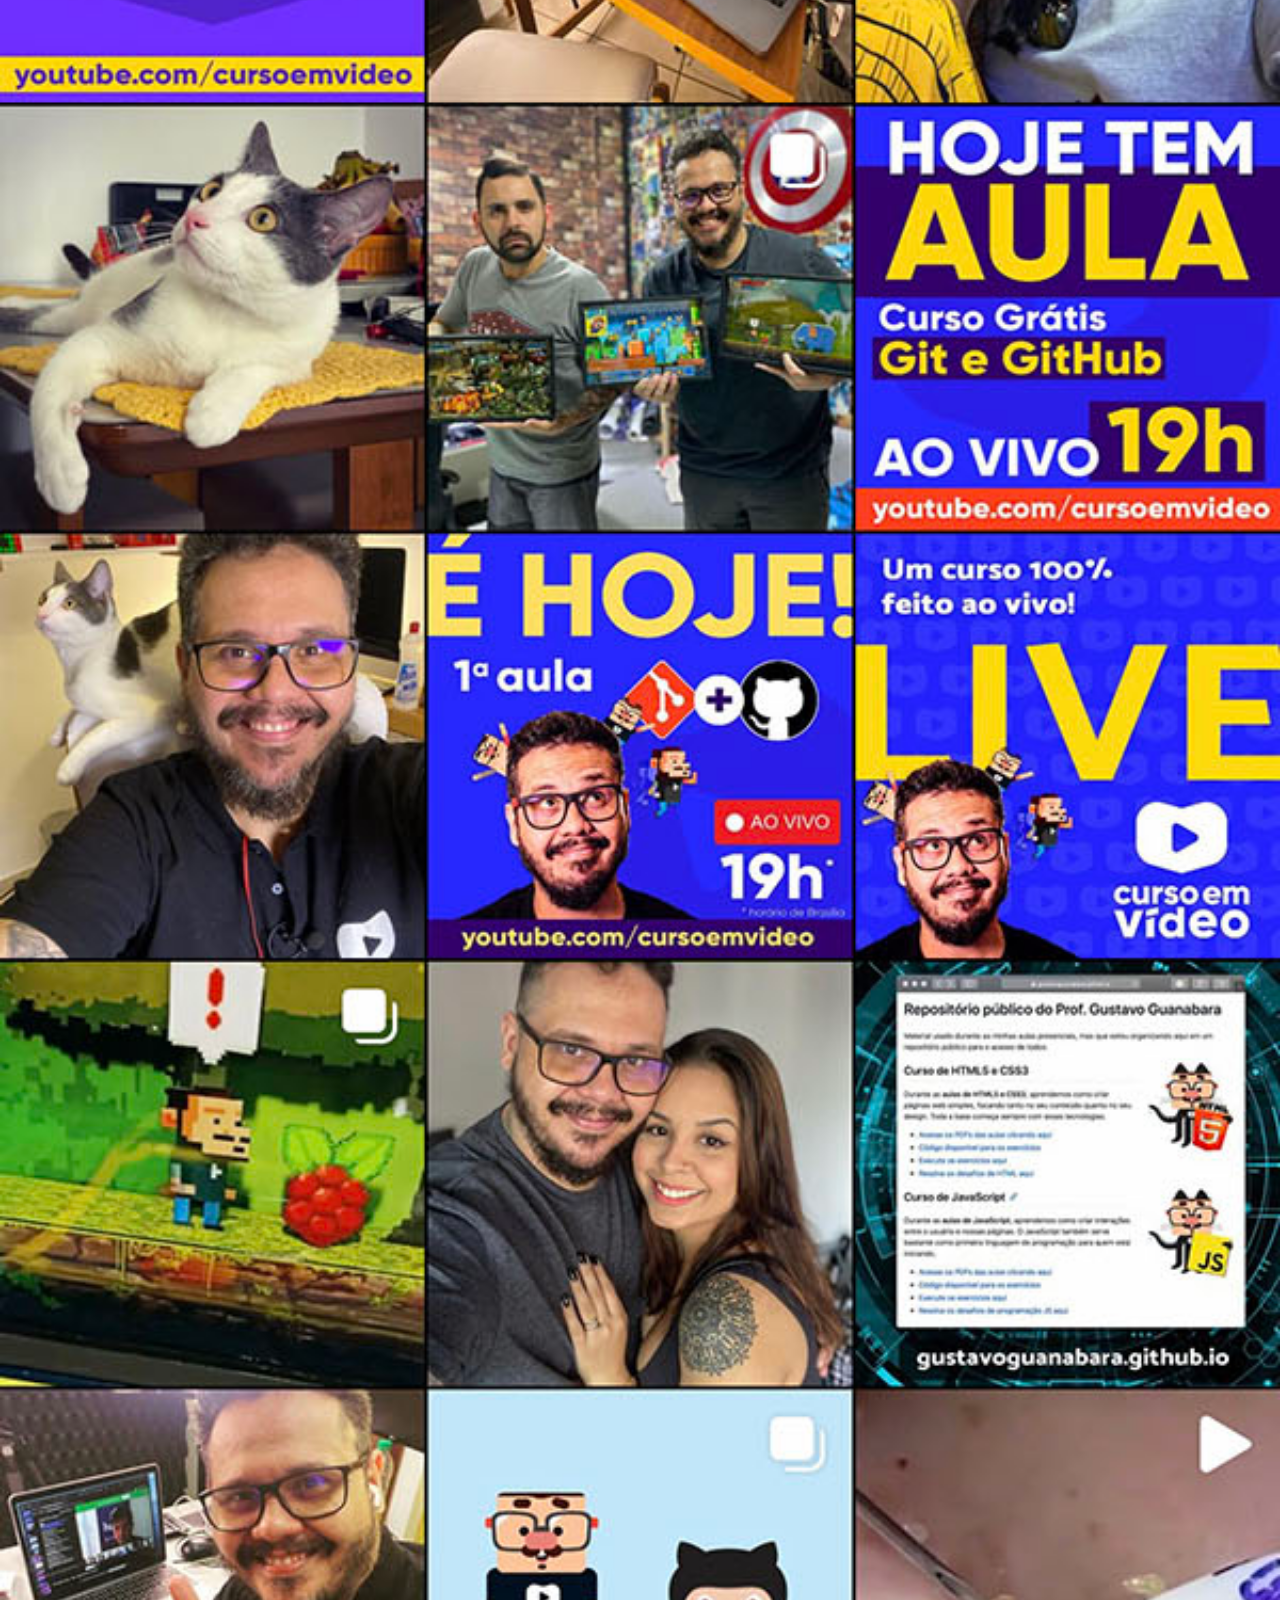
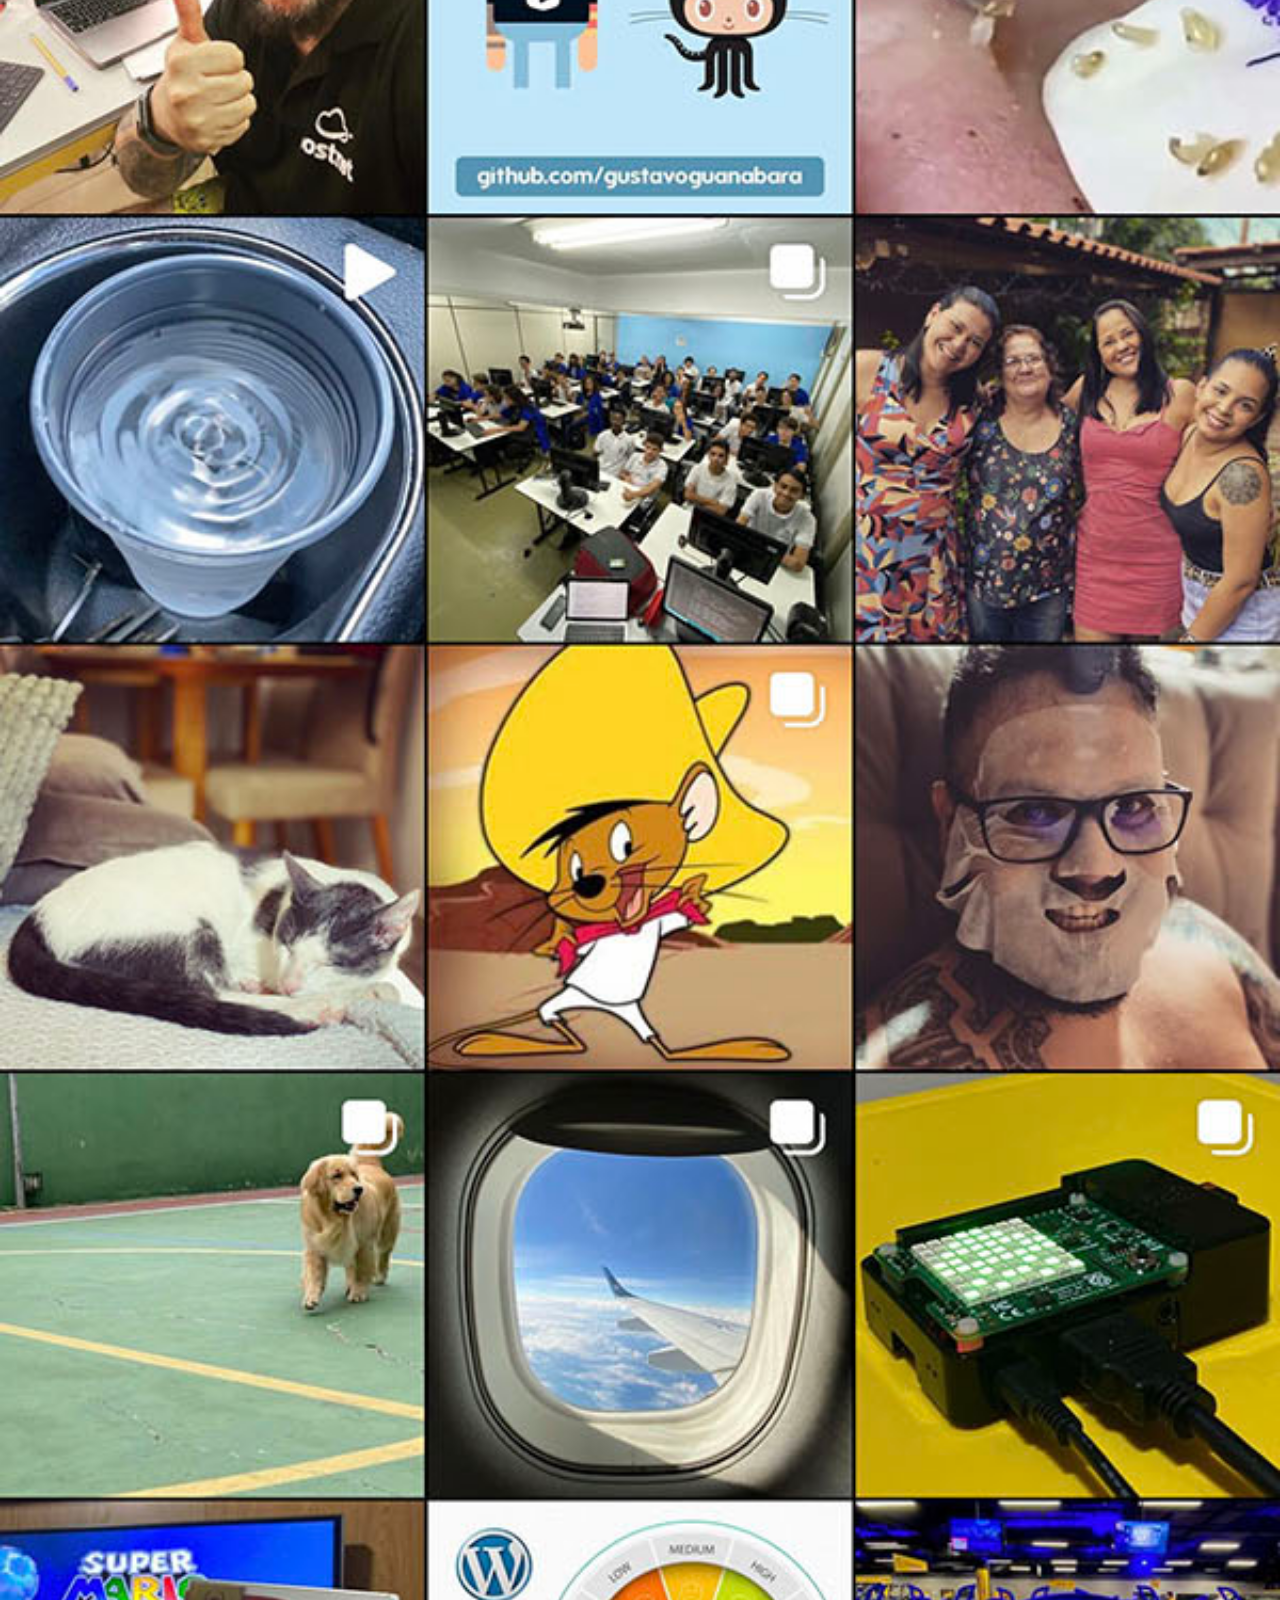
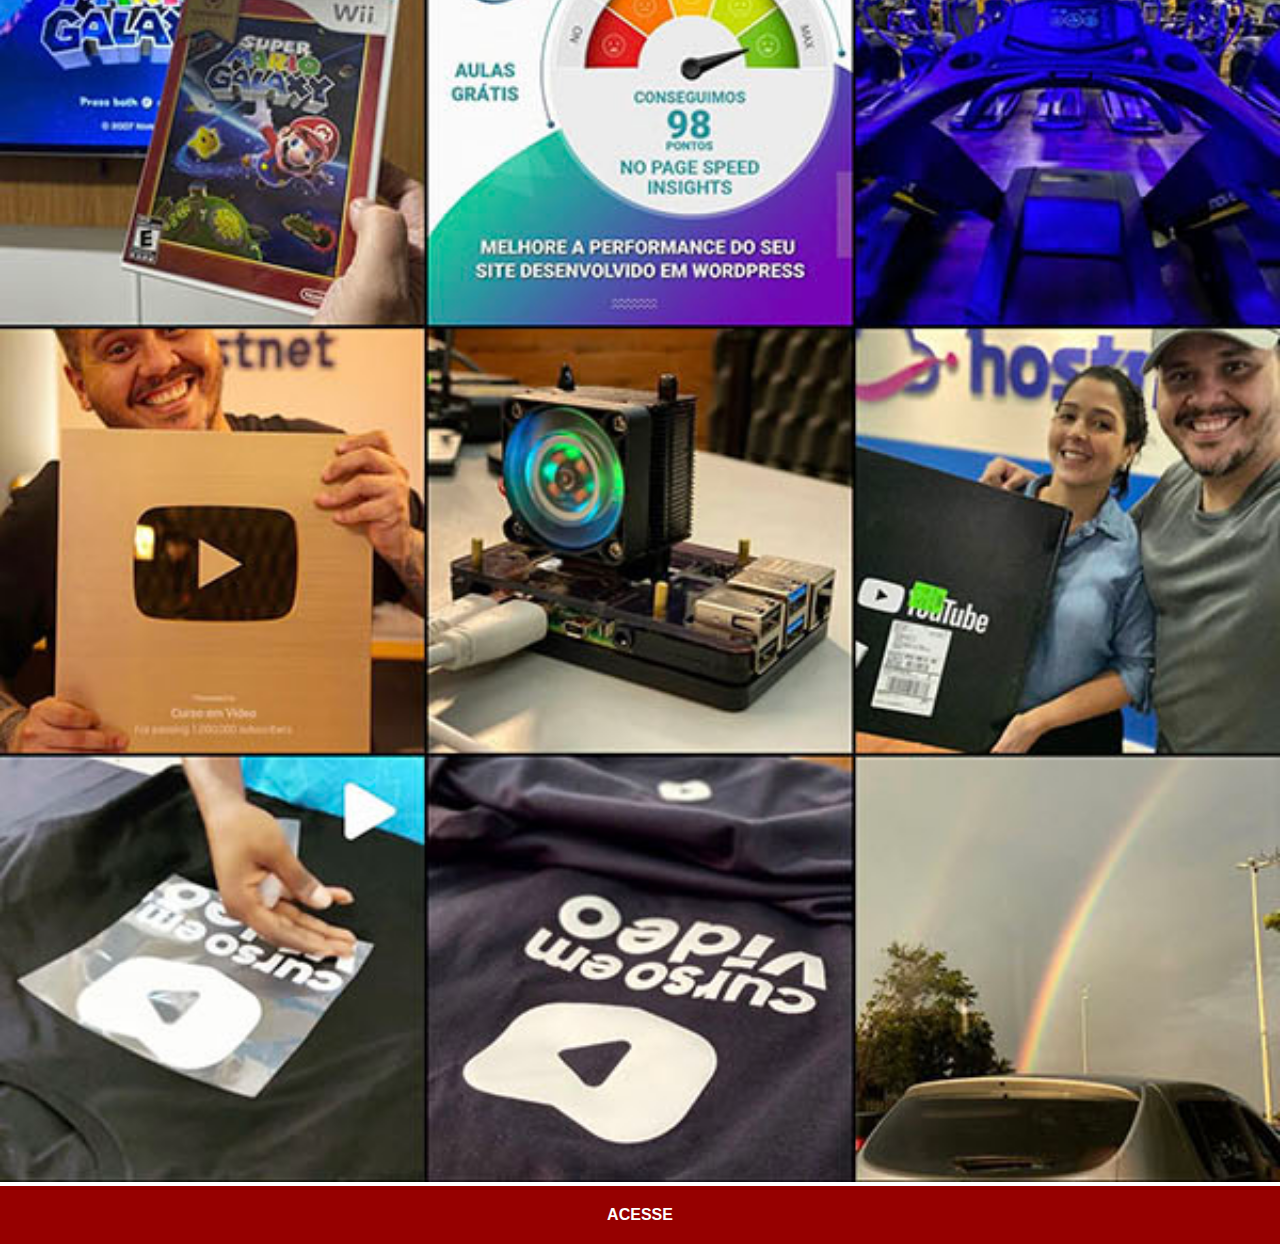
<file: instagram.html>
<!DOCTYPE html>
<html lang="pt-br">
<head>
    <meta charset="UTF-8">
    <meta name="viewport" content="width=device-width, initial-scale=1.0">
    <title>Instagram</title>
    <link rel="stylesheet" href="style/social.css">
</head>
<body>
    <img src="img/tela-instagram.jpg" alt="Instagram">
    <a href="https://www.instagram.com/gustavoguanabara" target="_blank" rel="external">ACESSE</a>
</body>
</html>
</file>
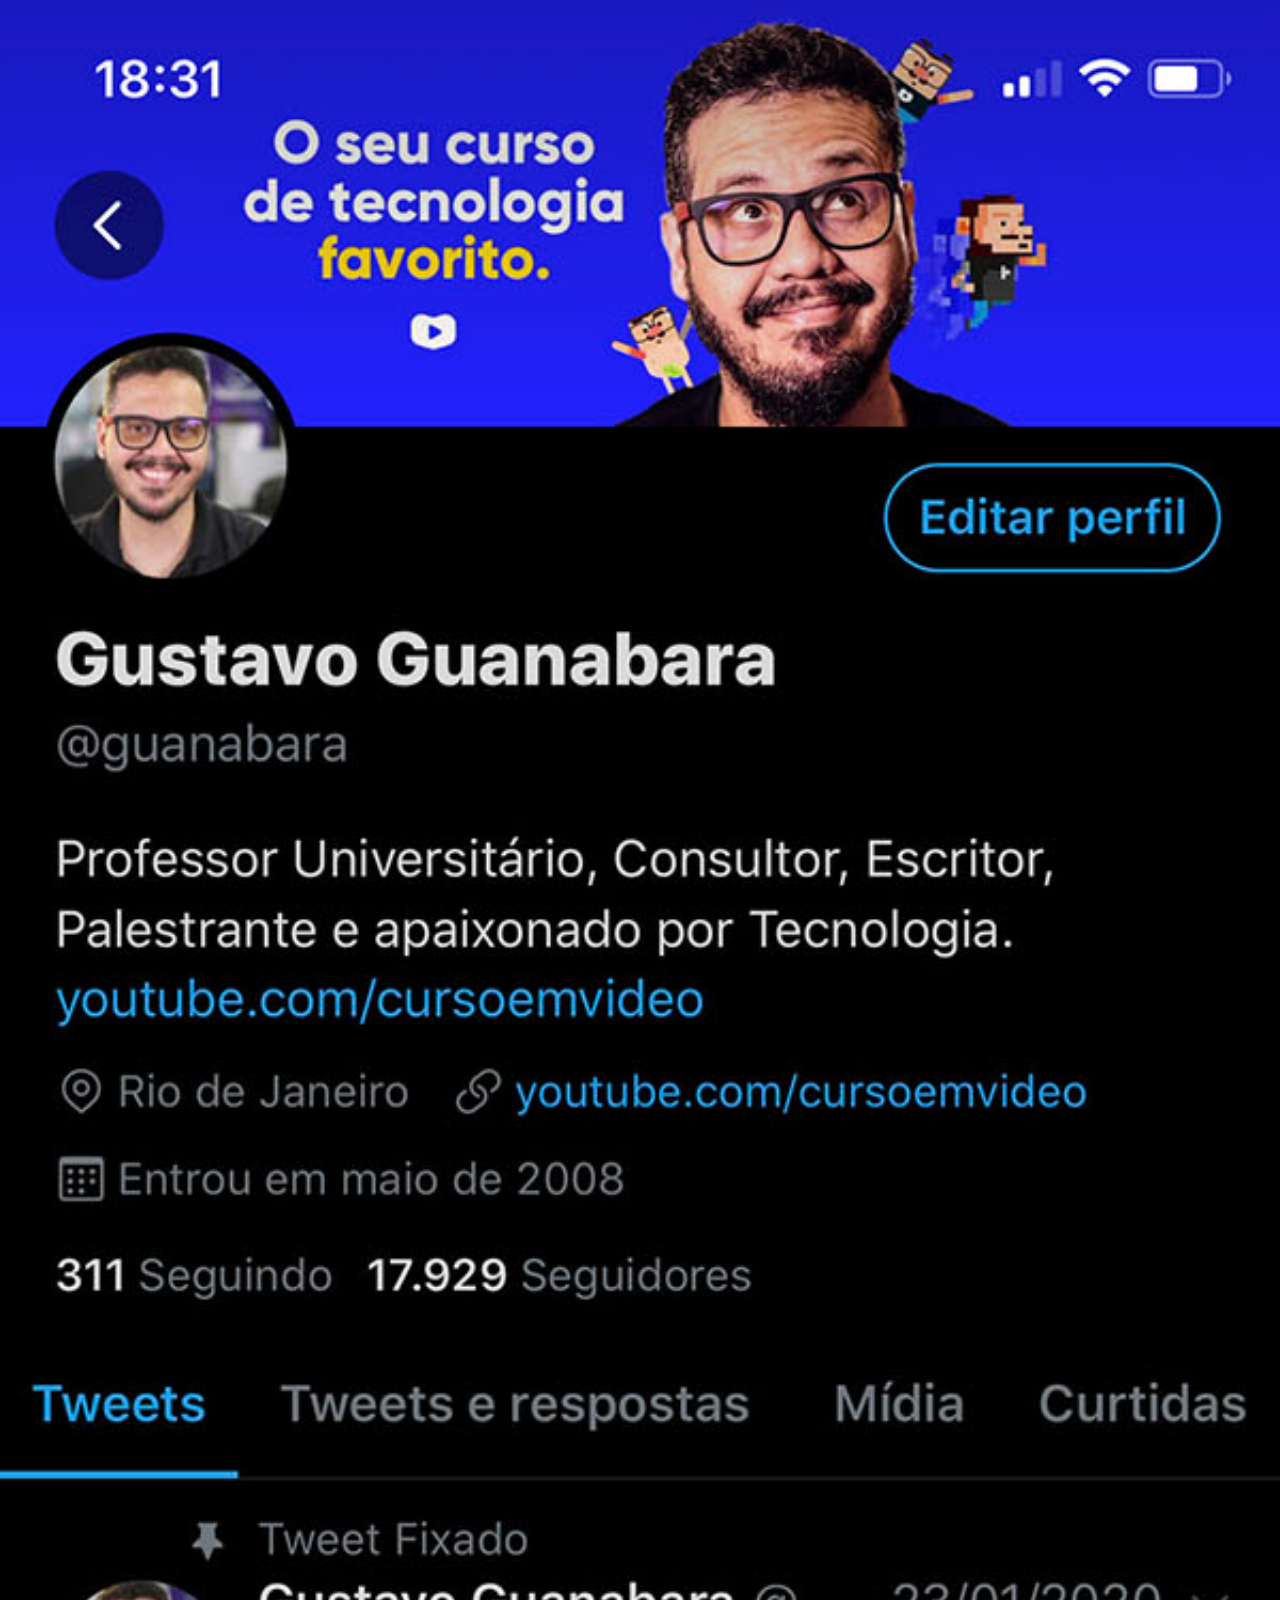
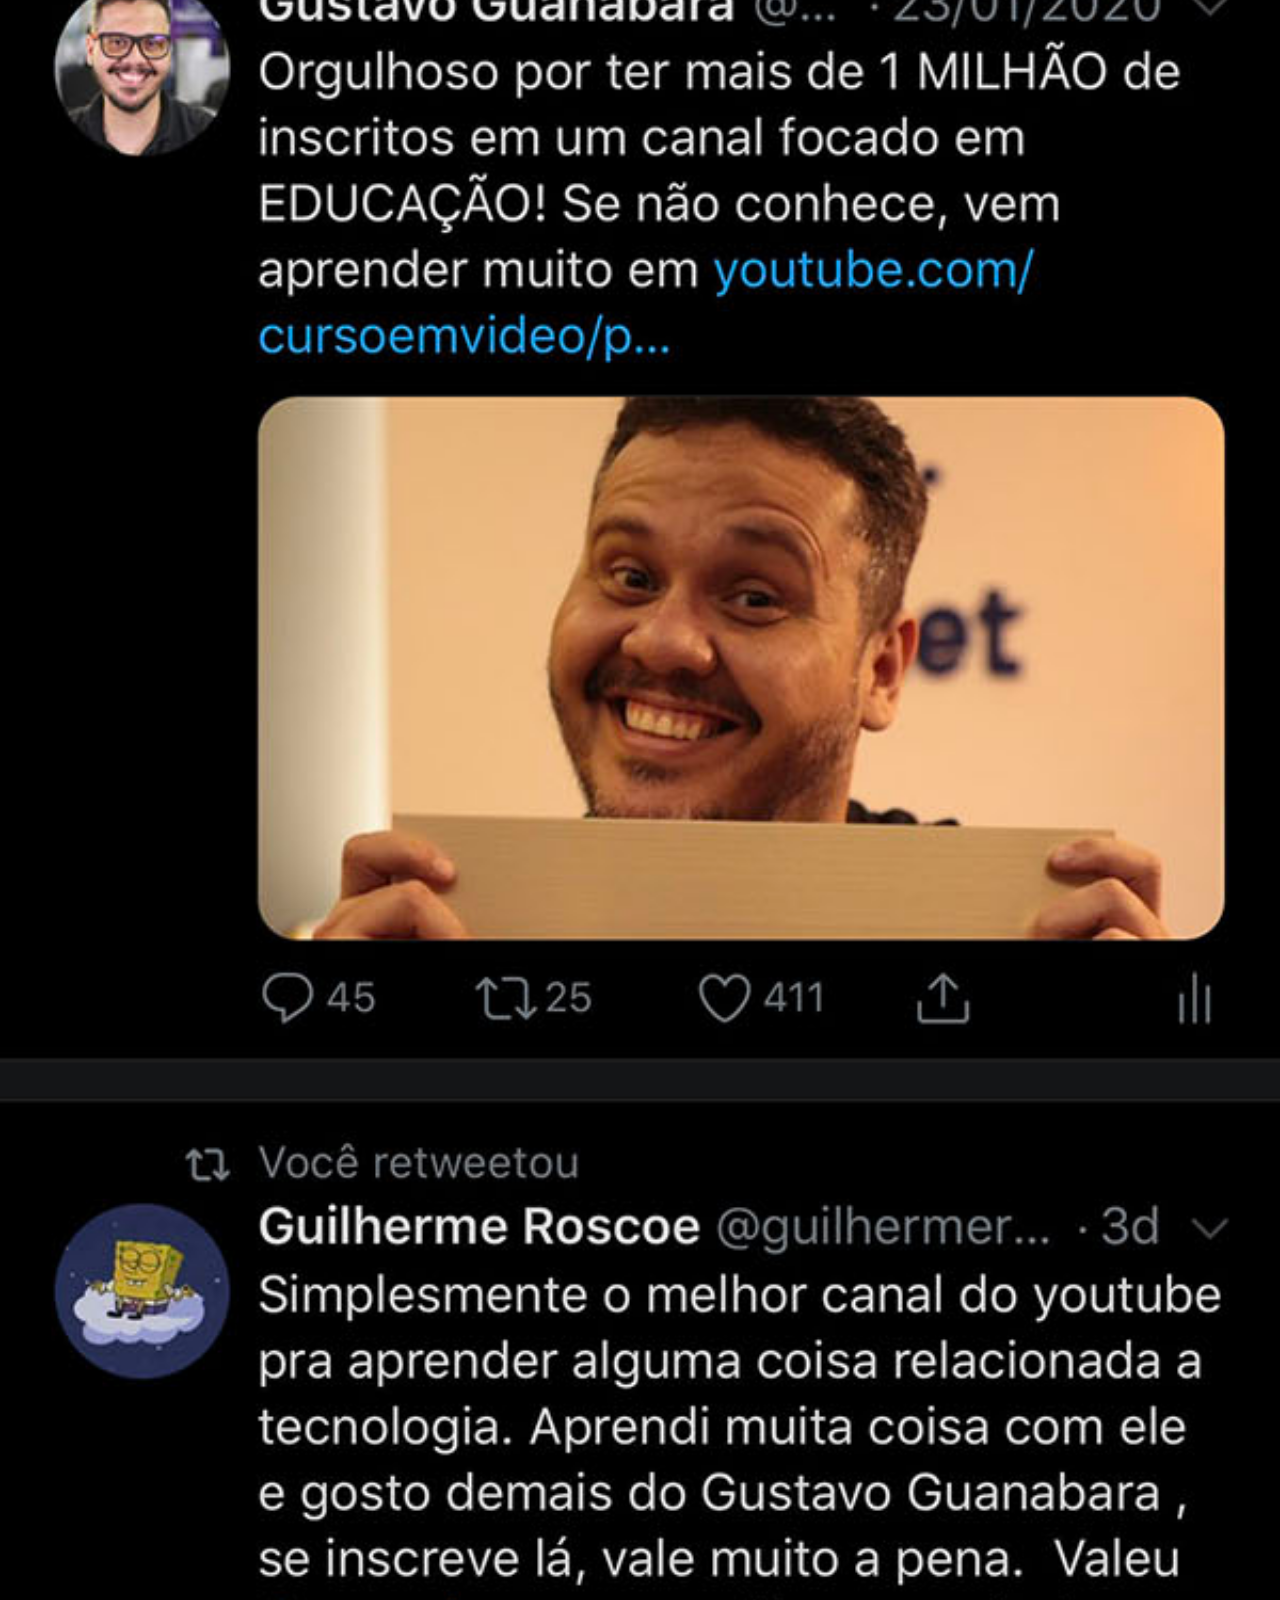
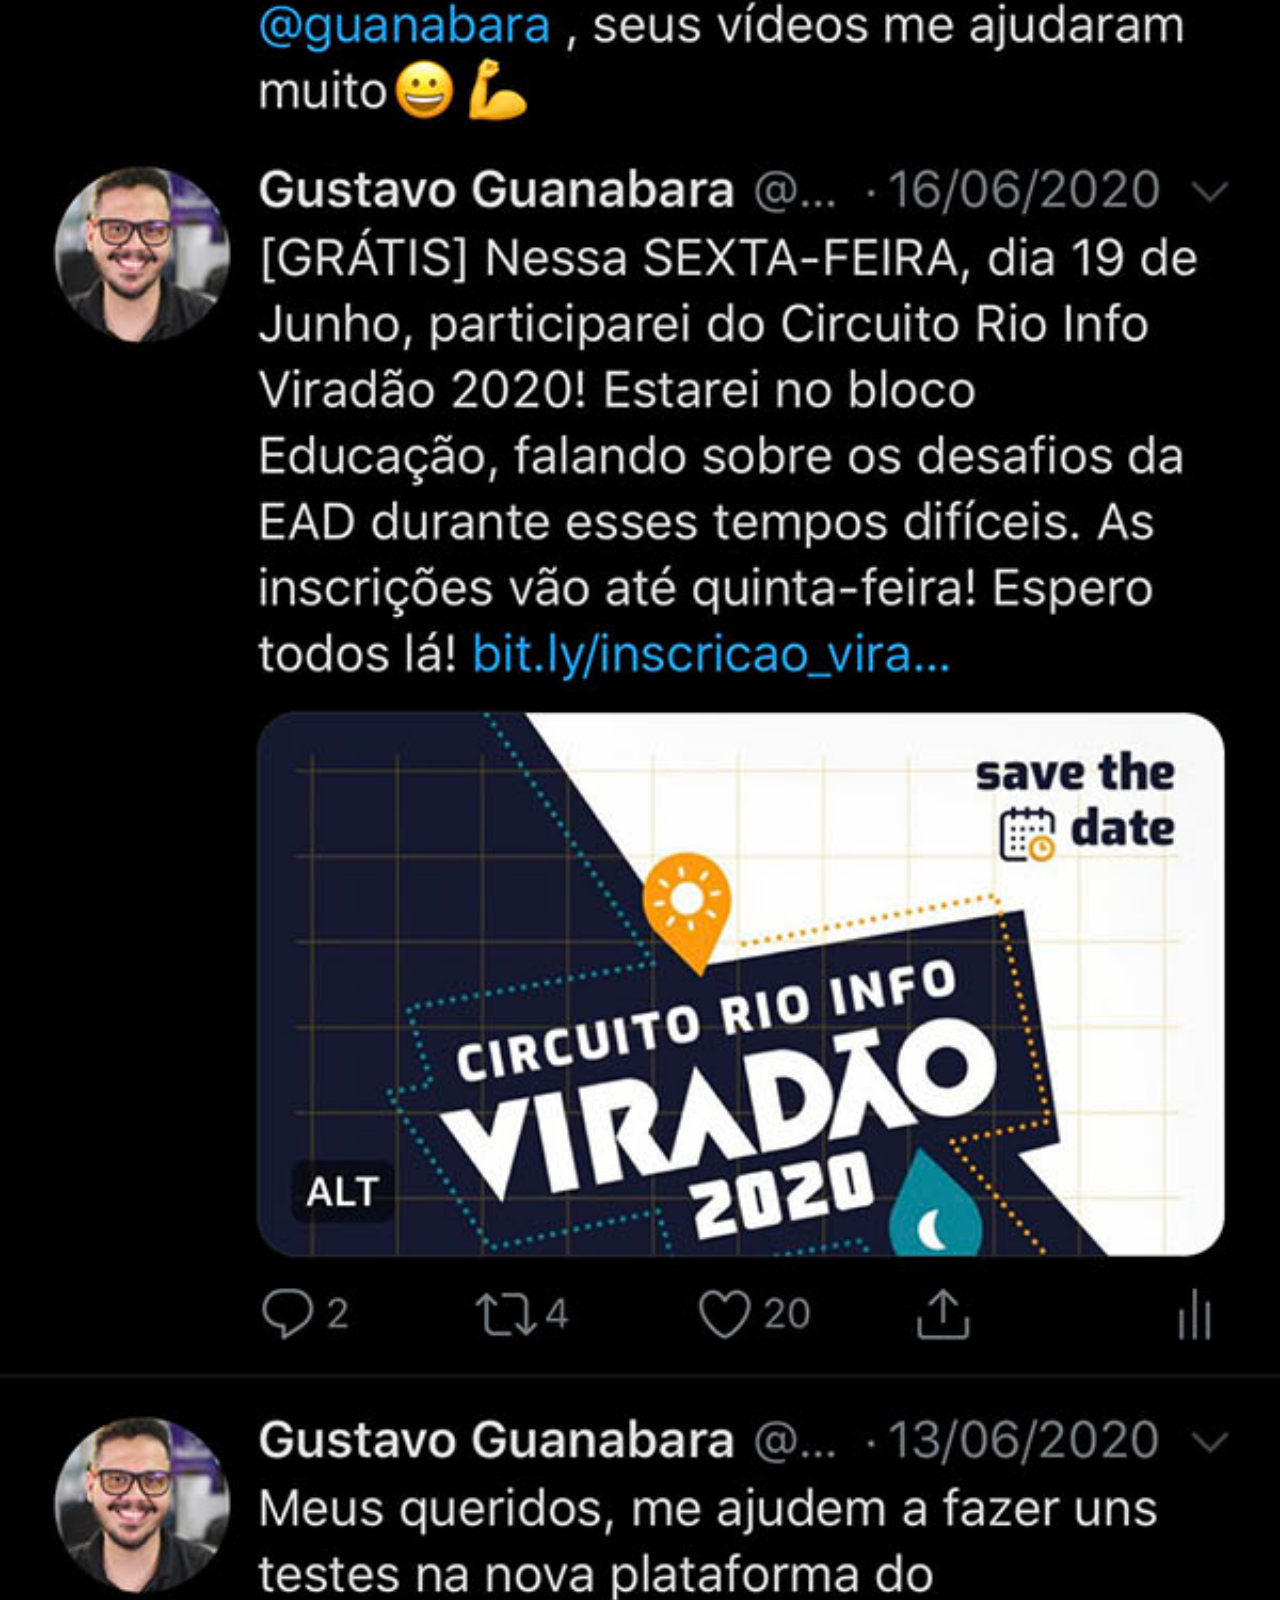
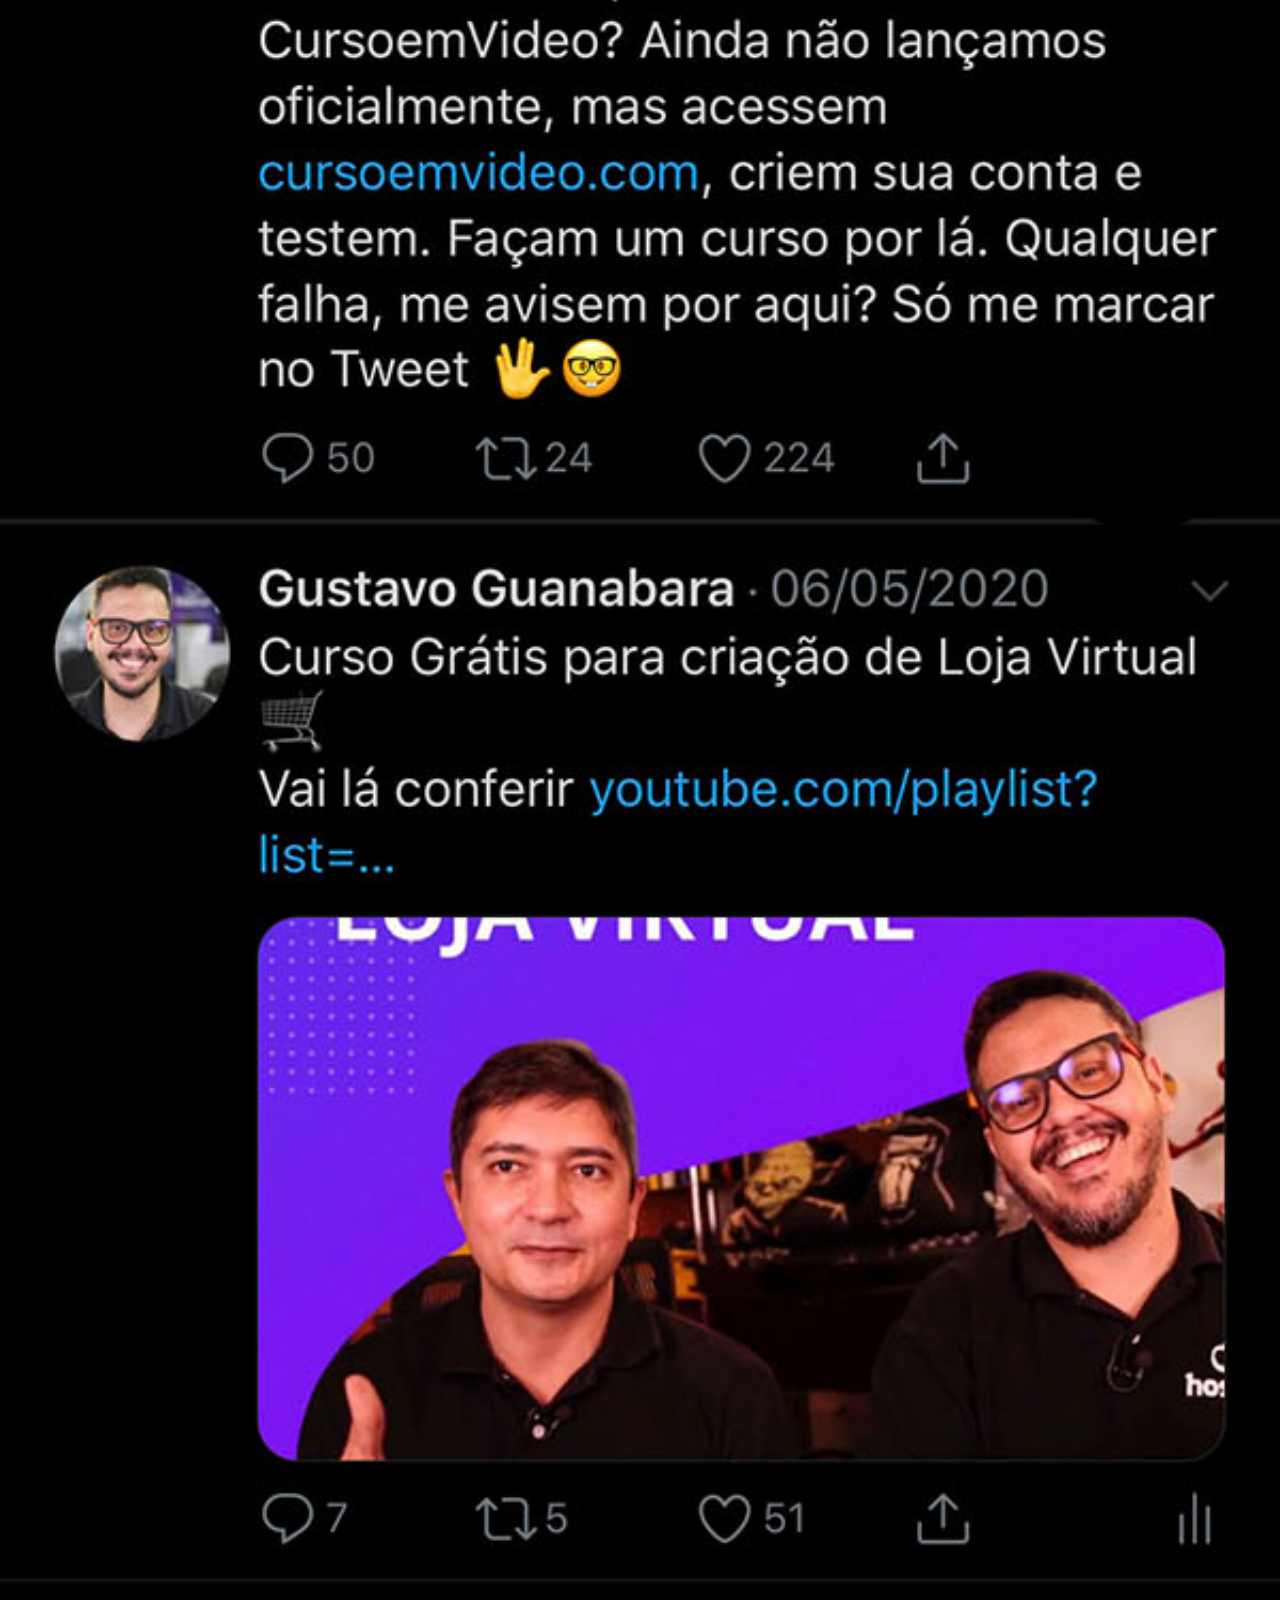
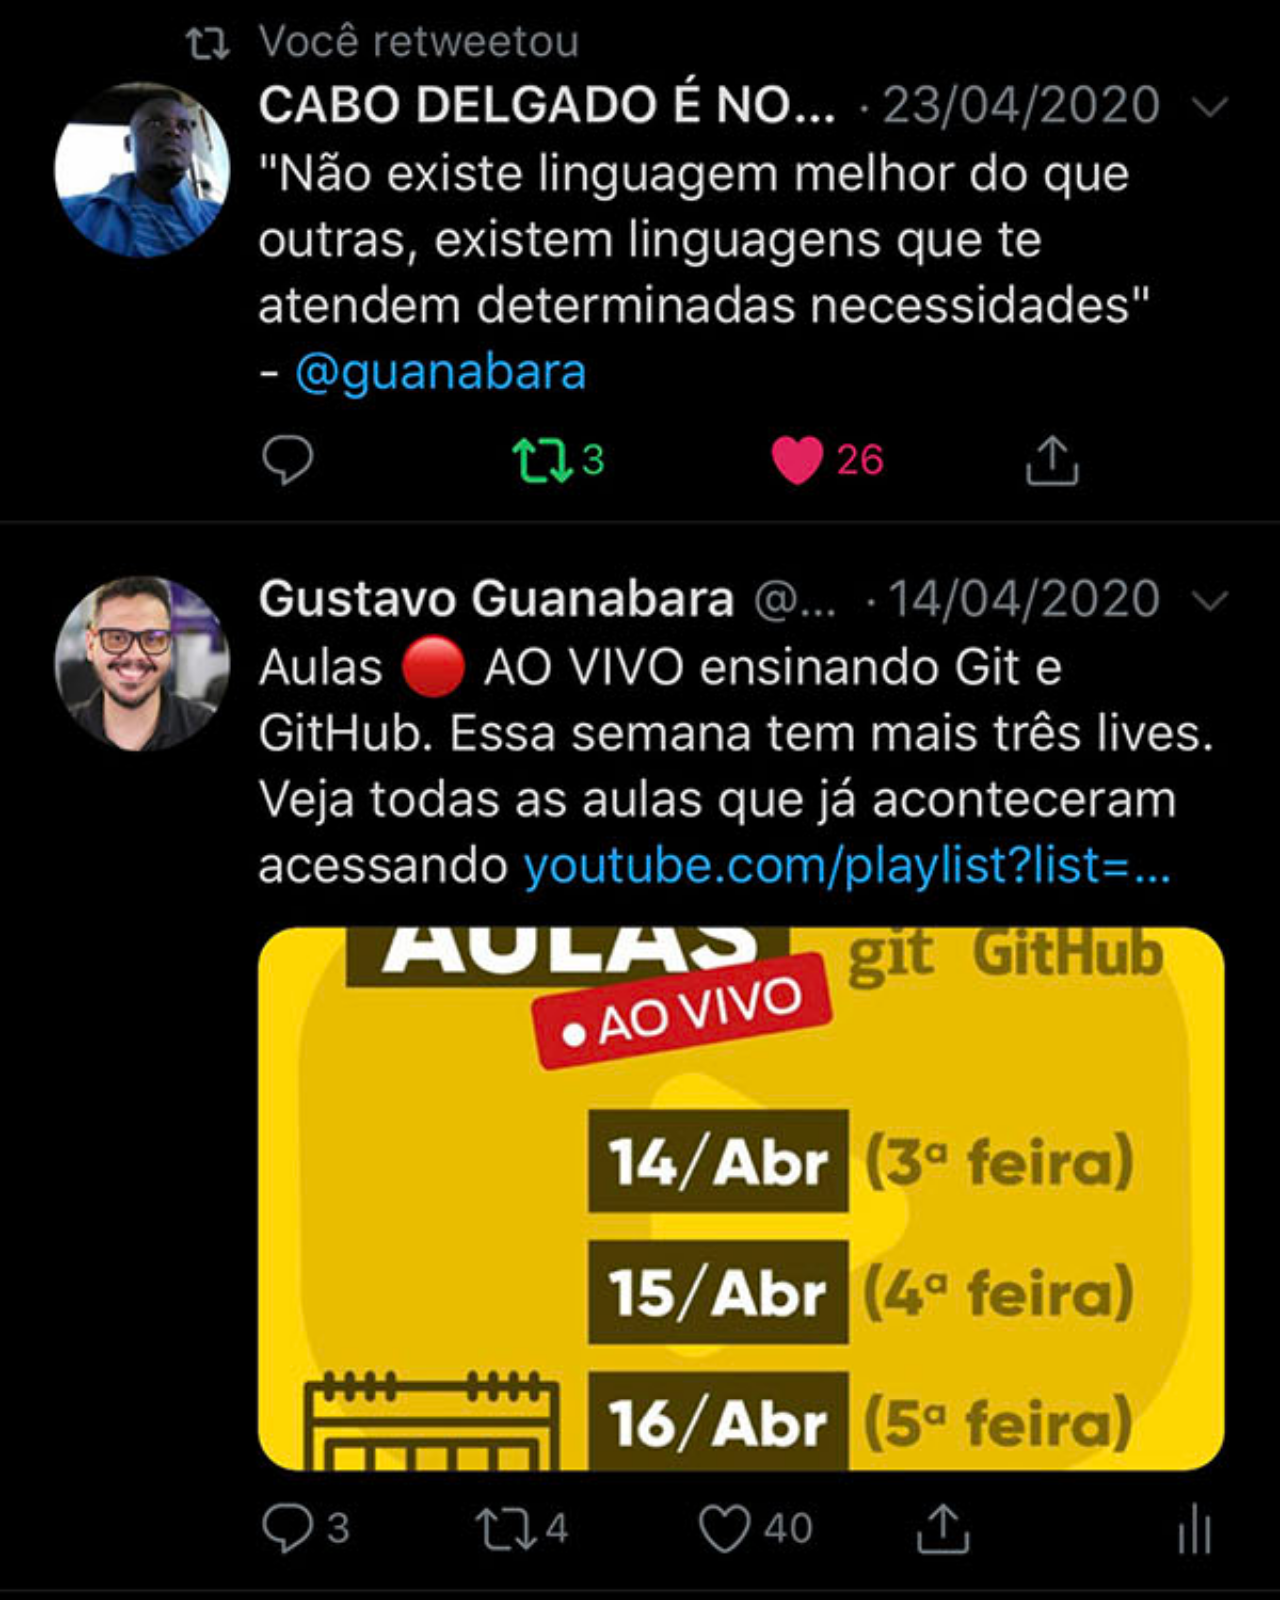
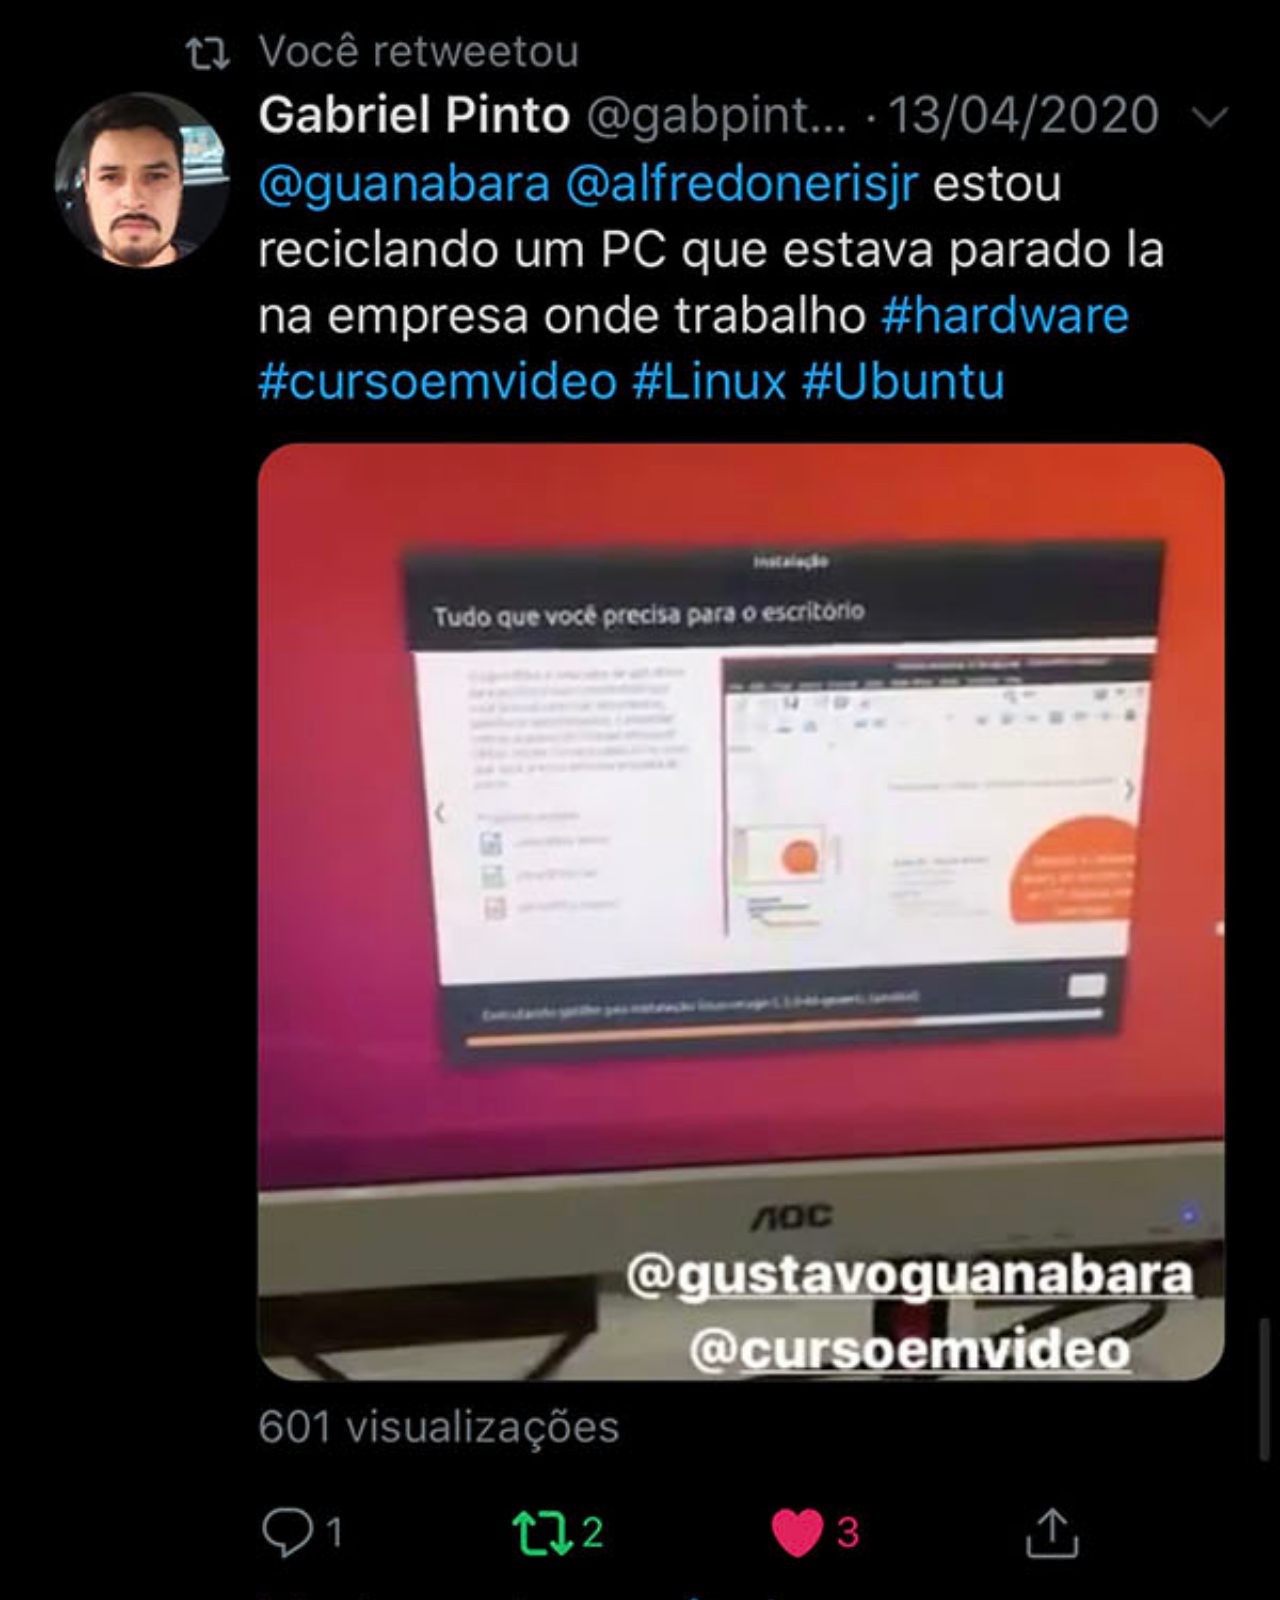
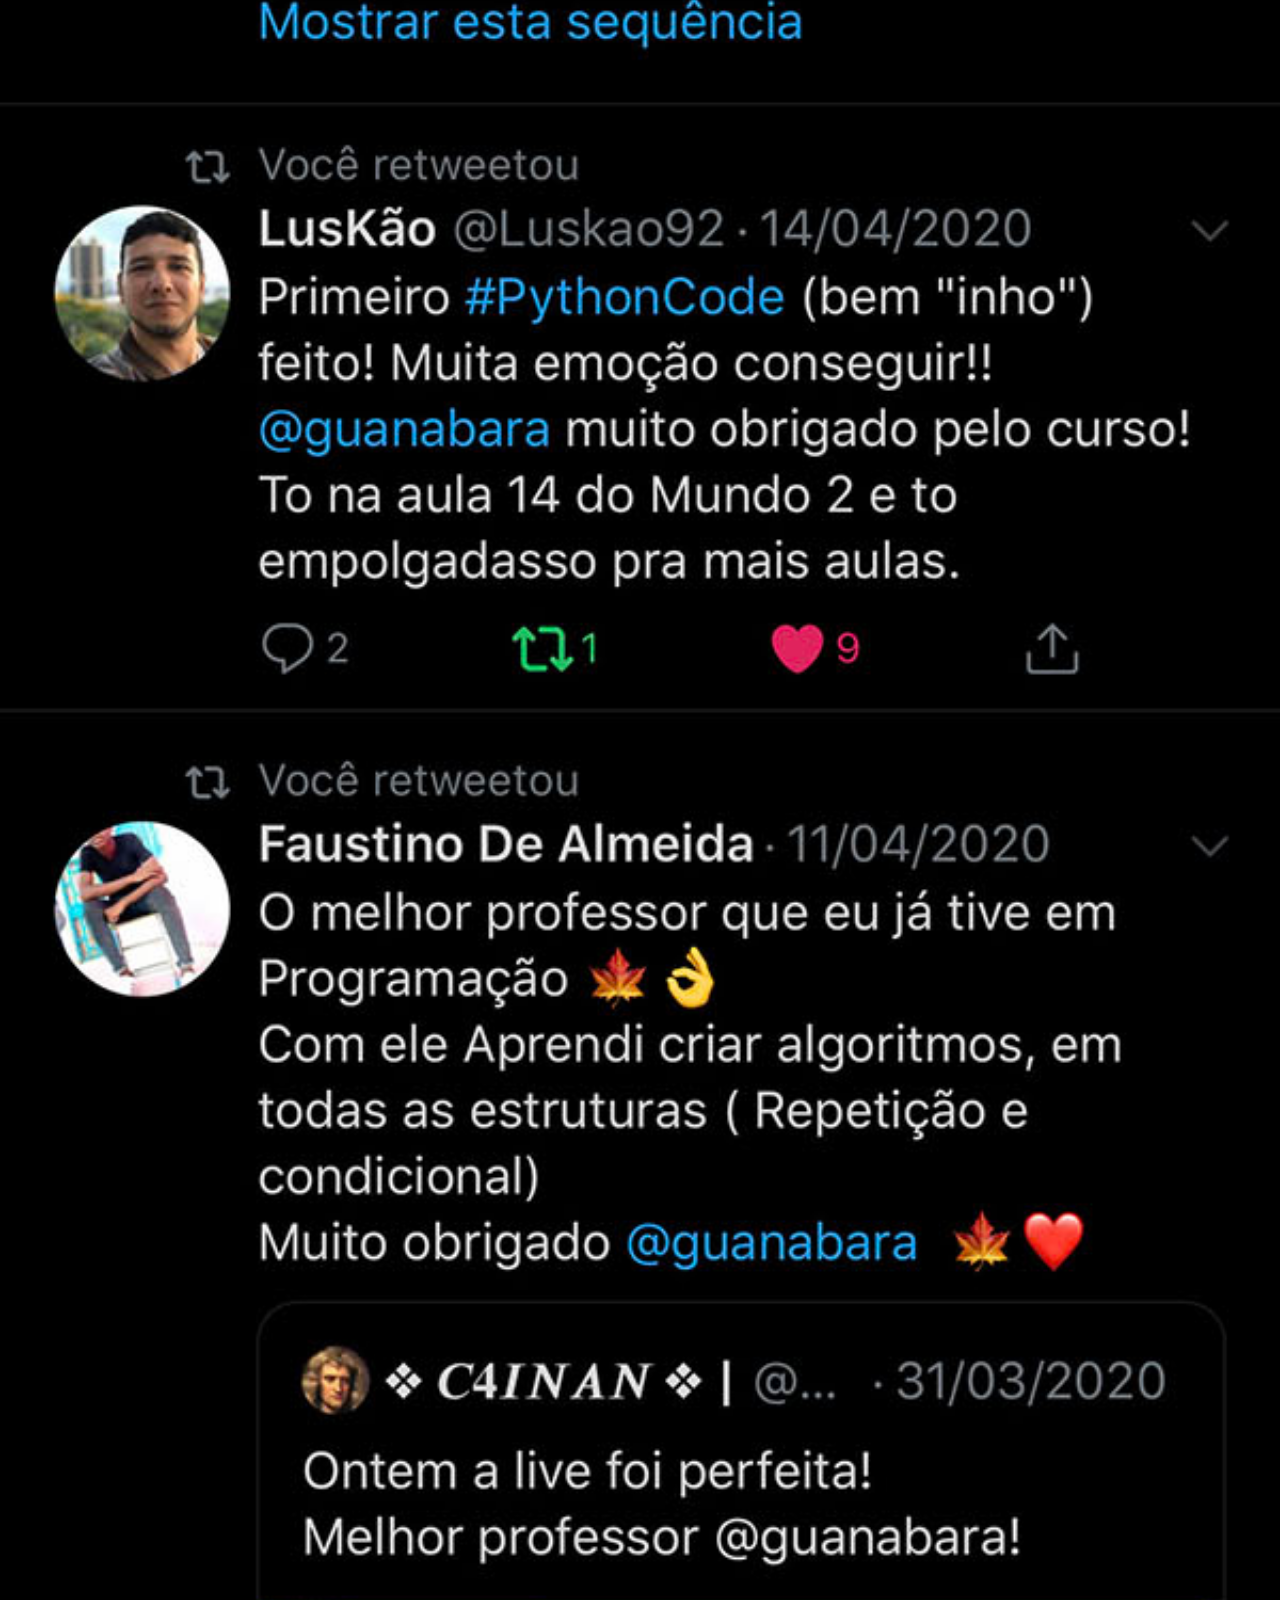
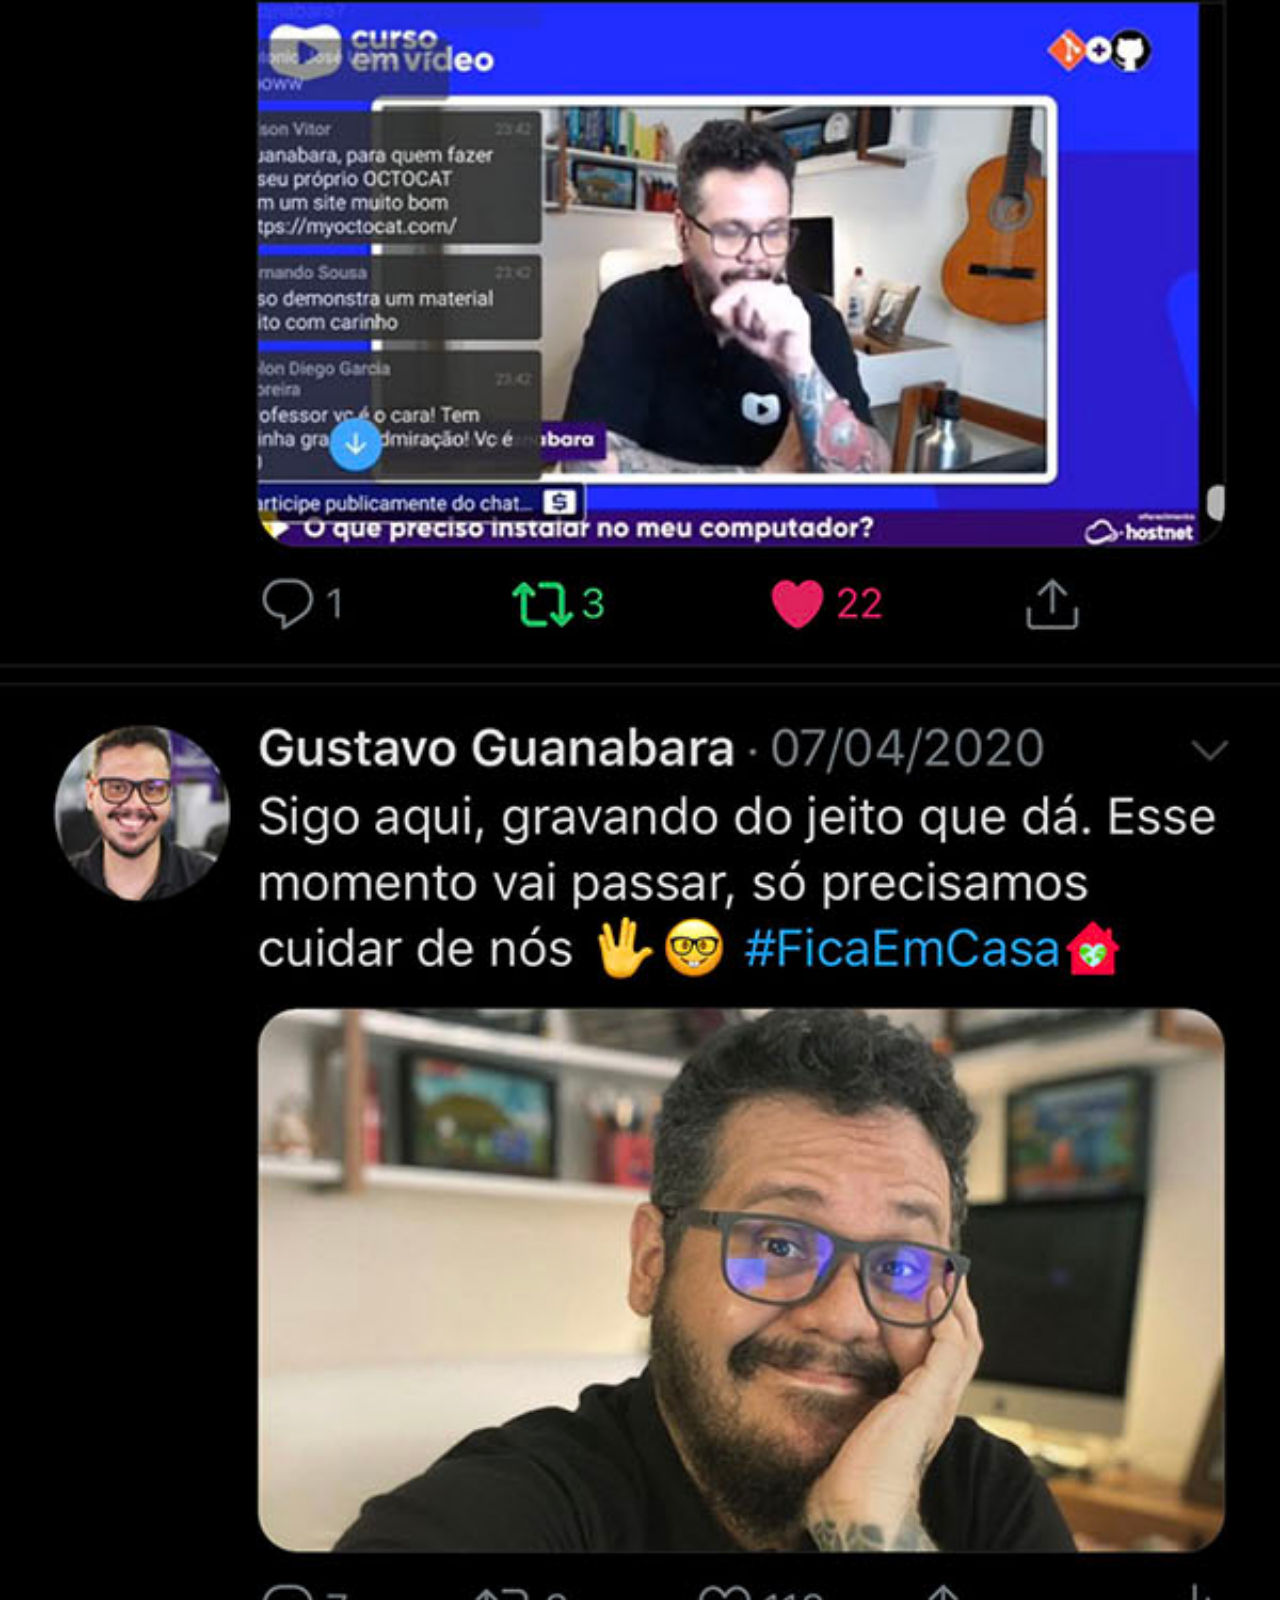
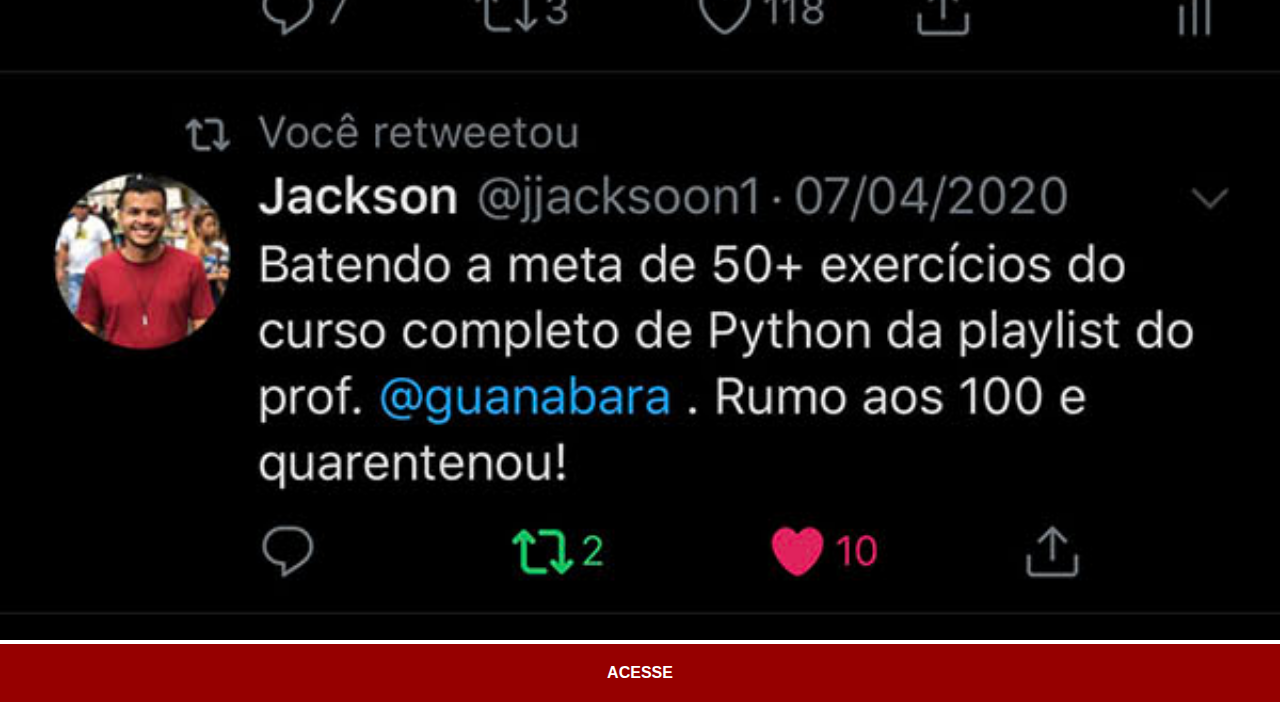
<file: twitter.html>
<!DOCTYPE html>
<html lang="pt-br">
<head>
    <meta charset="UTF-8">
    <meta name="viewport" content="width=device-width, initial-scale=1.0">
    <title>Twitter</title>
    <link rel="stylesheet" href="style/social.css">
</head>
<body>
    <img src="img/tela-twitter.jpg" alt="Twitter">
    <a href="https://x.com/guanabara" target="_blank" rel="external">ACESSE</a>
</body>
</html>
</file>
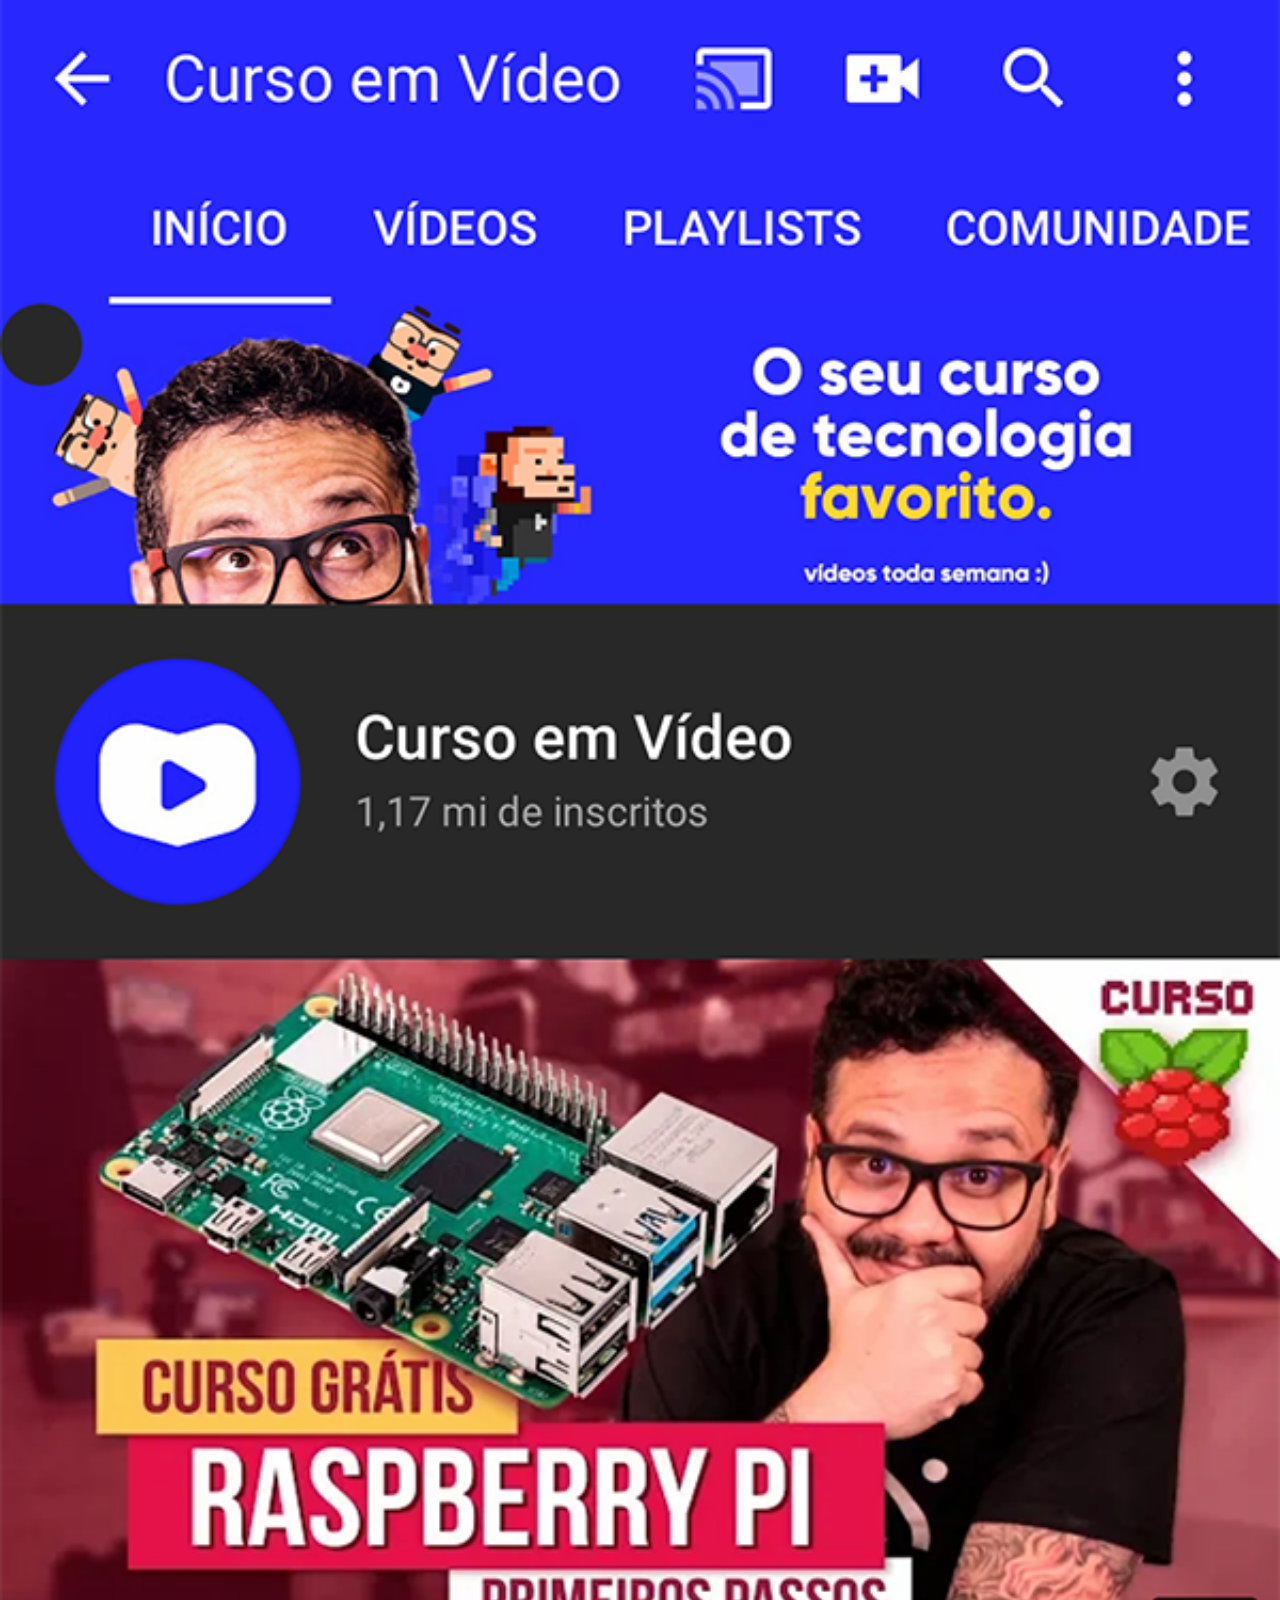
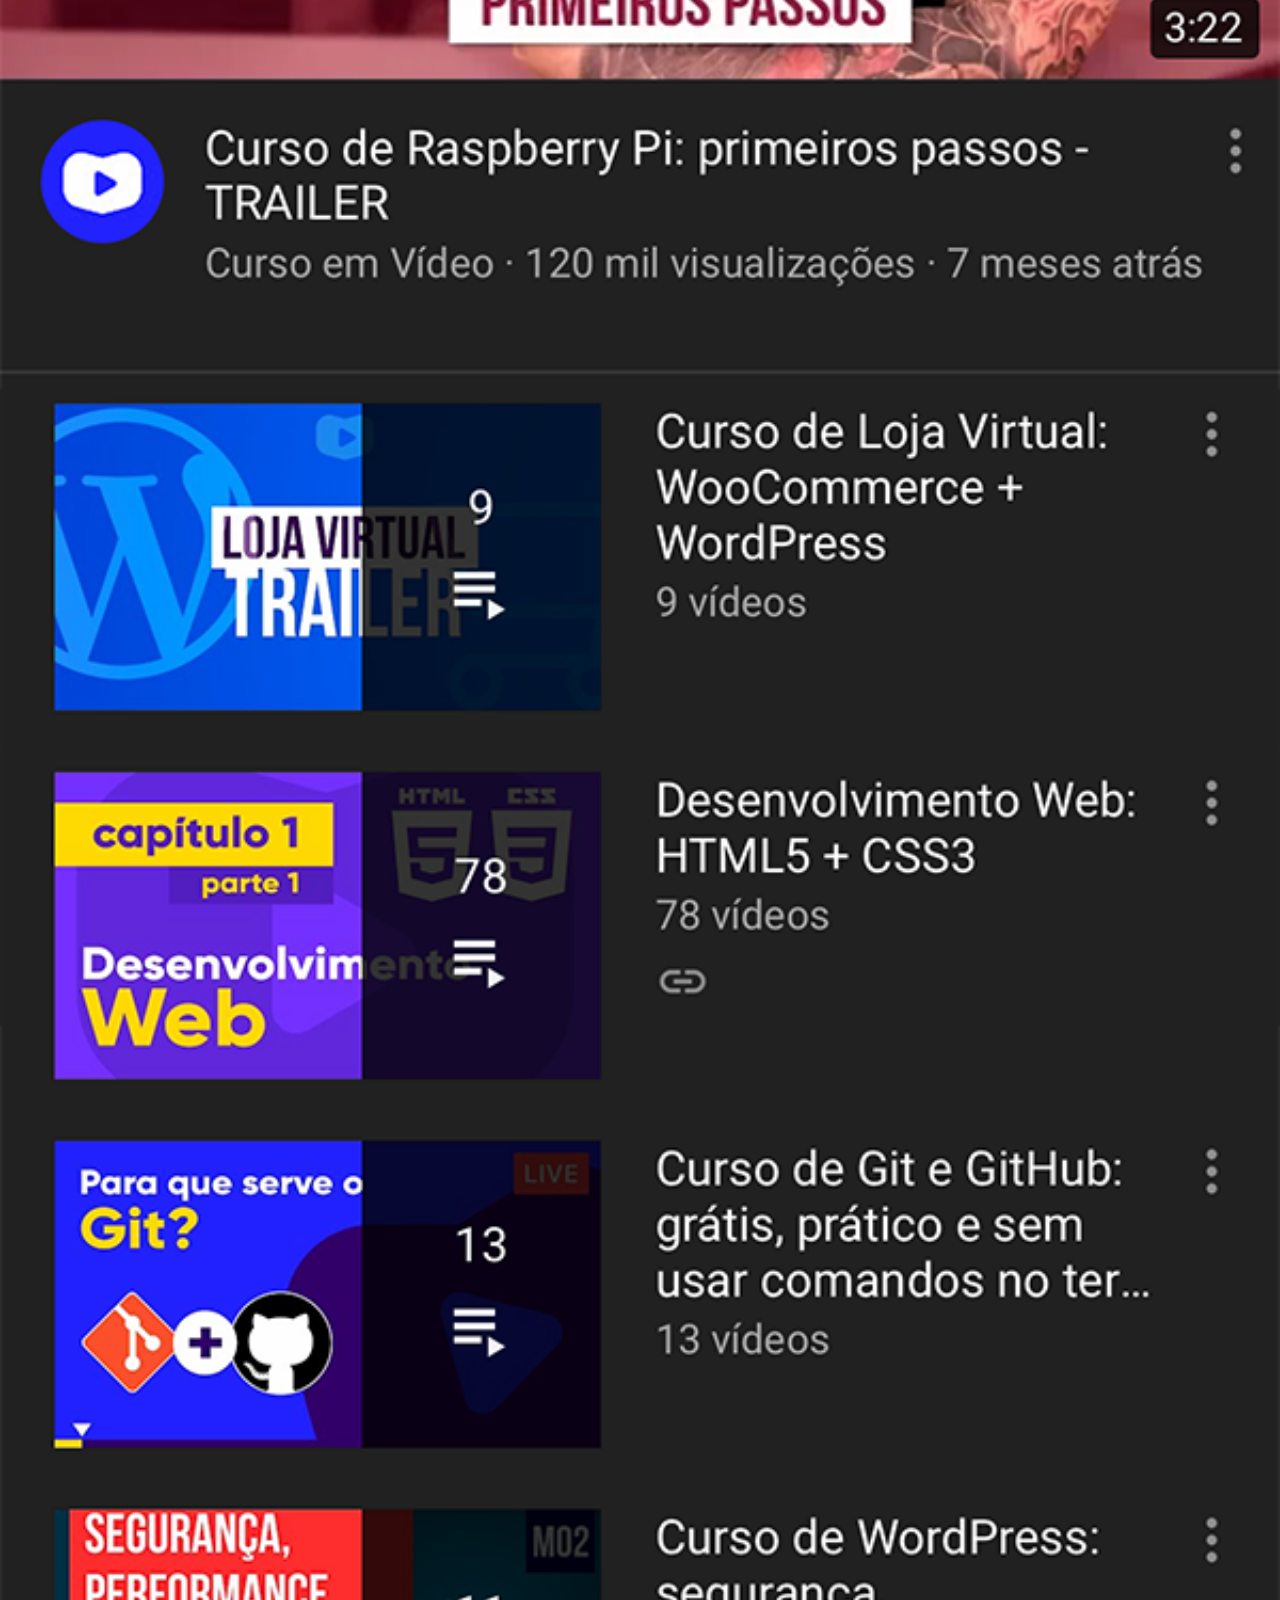
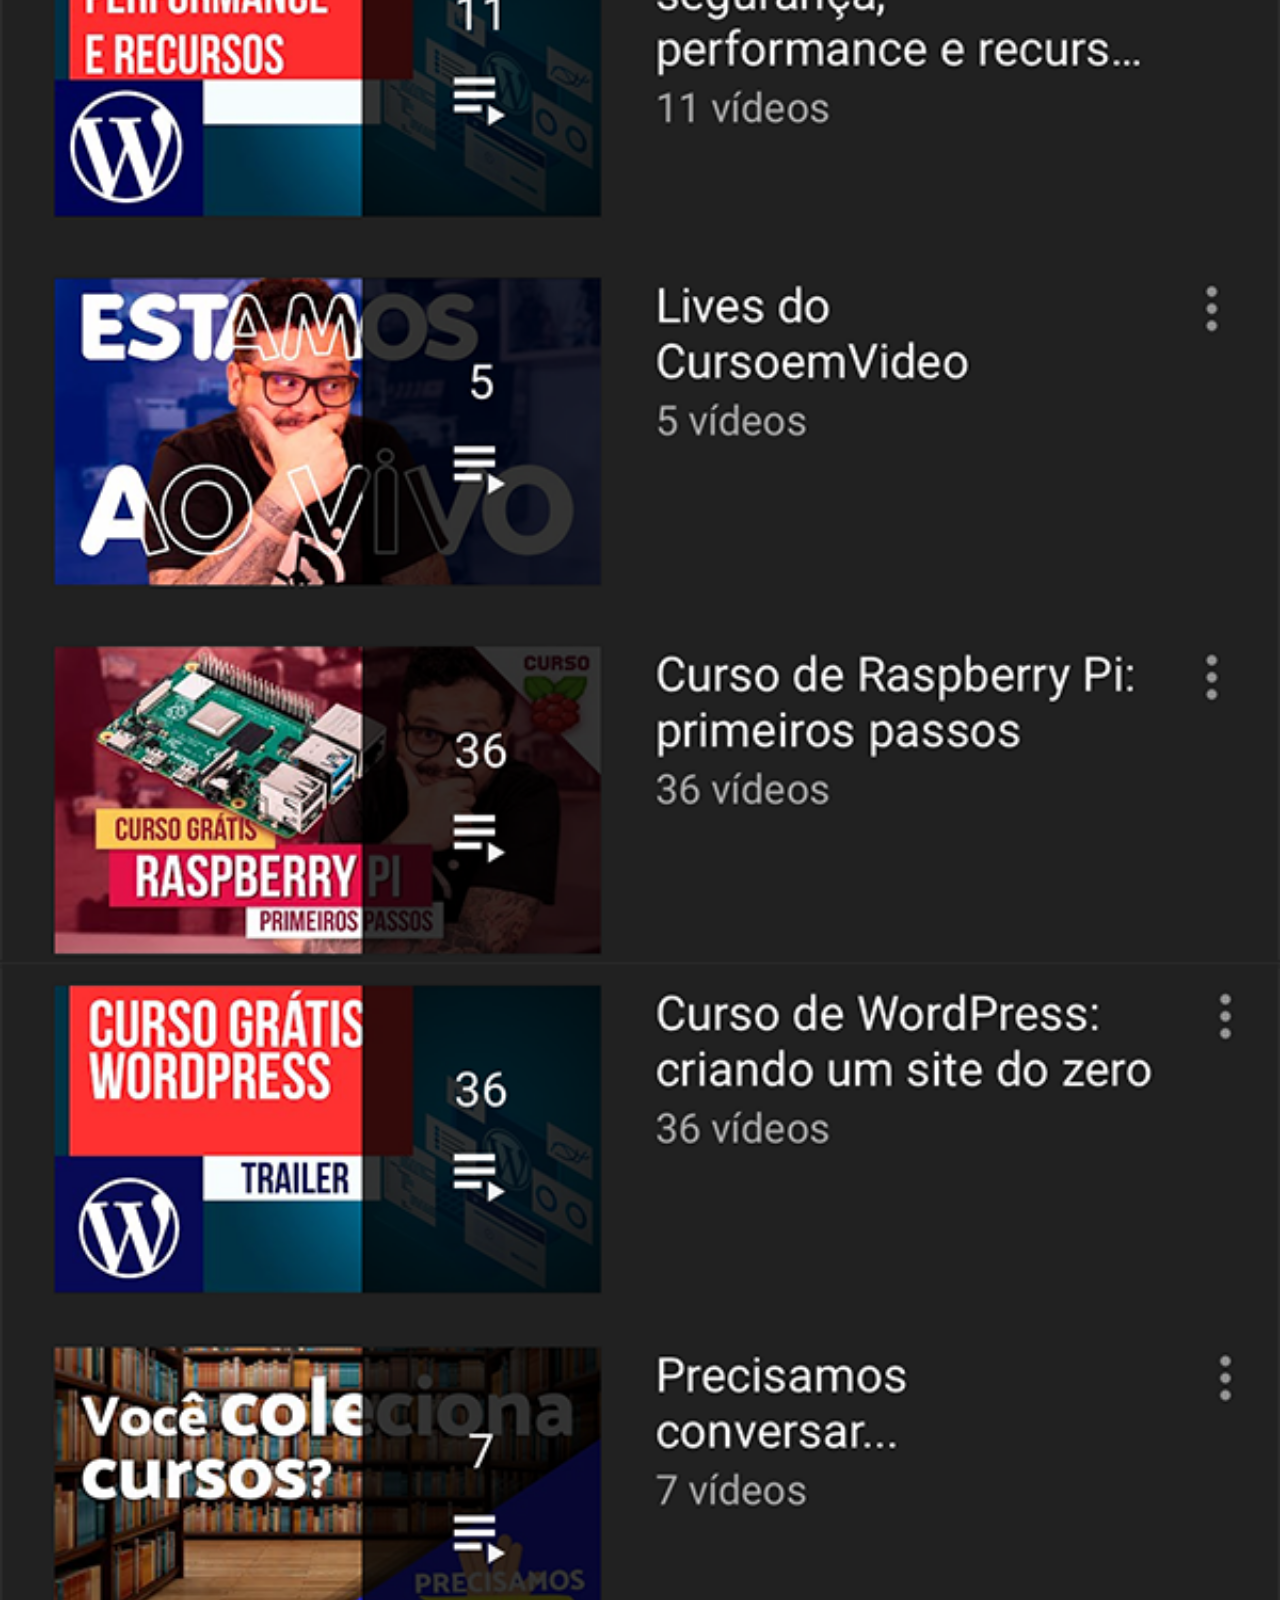
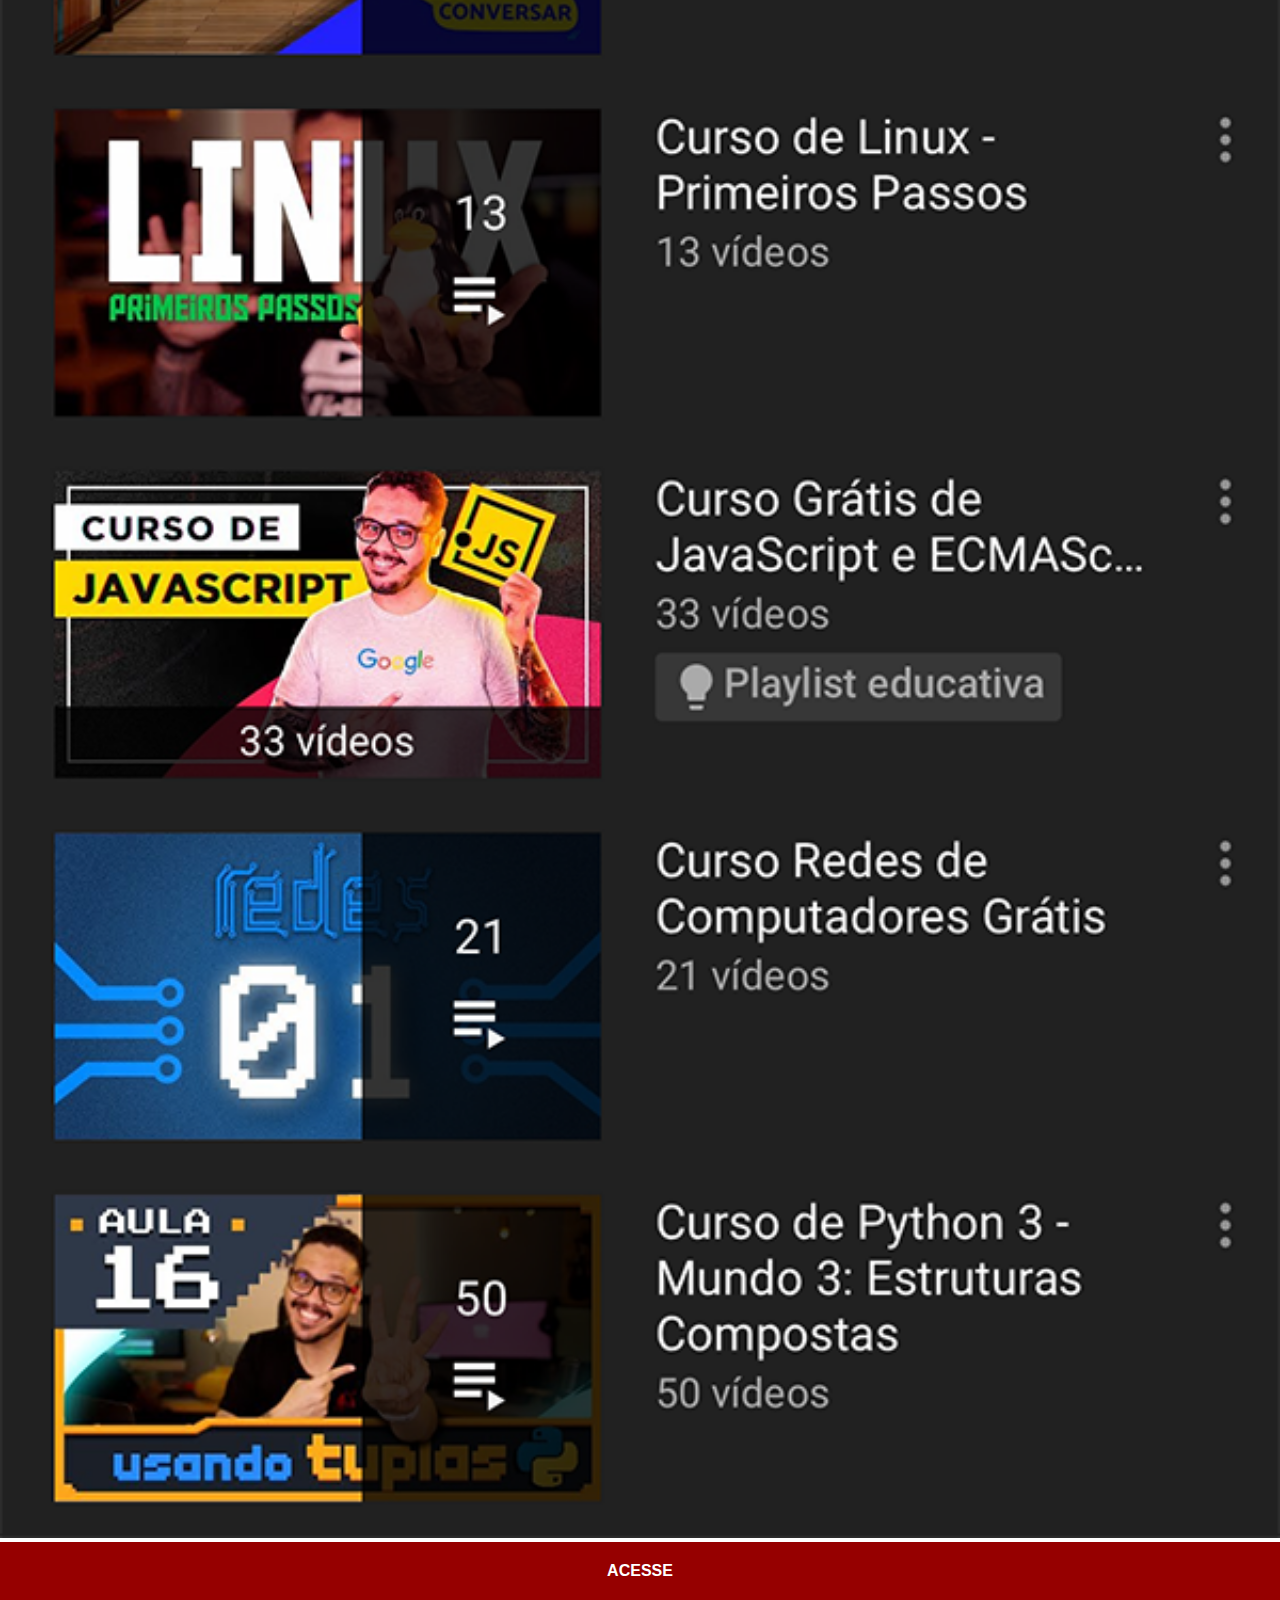
<file: youtube.html>
<!DOCTYPE html>
<html lang="pt-br">
<head>
    <meta charset="UTF-8">
    <meta name="viewport" content="width=device-width, initial-scale=1.0">
    <title>YouTube</title>
    <link rel="stylesheet" href="style/social.css">
</head>
<body>
    <img src="img/tela-youtube.png" alt="YouTube">
    <a href="https://www.youtube.com/c/CursoemV%C3%ADdeo/playlists" target="_blank" rel="external">ACESSE</a>
</body>
</html>
</file>
<file: style/style.css>
@charset "UTF-8";

* {
    margin: 0px;
    padding: 0px;
    font-family: Arial, Helvetica, sans-serif;
}

html, body {
    height: 100vh;
    width: 100vw;
    background-color: black;
}

body {
    background: url('../img/fundo-madeira.jpg') no-repeat top center;
    background-size: cover;
    background-attachment: fixed;
}

main {
    position: relative;
    height: 100vh;
}

#telefone {
    position: absolute;
    top: 50%;
    left: 50%;
    transform: translate(-50%, -50%);
    height: 627px;
    width: 311px;
    background-color: blue;
    background: url('../img/frame-iphone.png');
    background-repeat: no-repeat;
}

#tela {
    position: relative;
    top: 80px;
    left: 22px;
    width: 266px;
    height: 471px;
}

#redes-sociais {
    text-align: right;
}

#redes-sociais img {
    width: 50px;
    margin: 10px;
    border-radius: 50%;
    box-shadow: 2px 2px 5px rgba(0, 0, 0, 0.404);
    box-sizing: border-box;
}

#redes-sociais img:hover {
    border: 2px solid rgba(255, 255, 255, 0.637);
    transform: translate(-3px, -3px);
    box-shadow: 5px 5px 10px rgba(0, 0, 0, 0.596);
    transition: transform .3s, border 1s;
}
</file>
<file: style/social.css>
@charset "UTF-8";

* {
    margin: 0;
    padding: 0;
}

::-webkit-scrollbar {
    width: 0px;
    height: 0px;
}

img {
    width: 100vw;
}

a {
    display: block;
    background-color: rgb(150, 0, 0);
    padding: 20px;
    text-align: center;
    font-weight: bolder;
    text-decoration: none;
    color: white;
    font-family: Arial, Helvetica, sans-serif;
}

a:hover {
    background-color: red;
}
</file>
